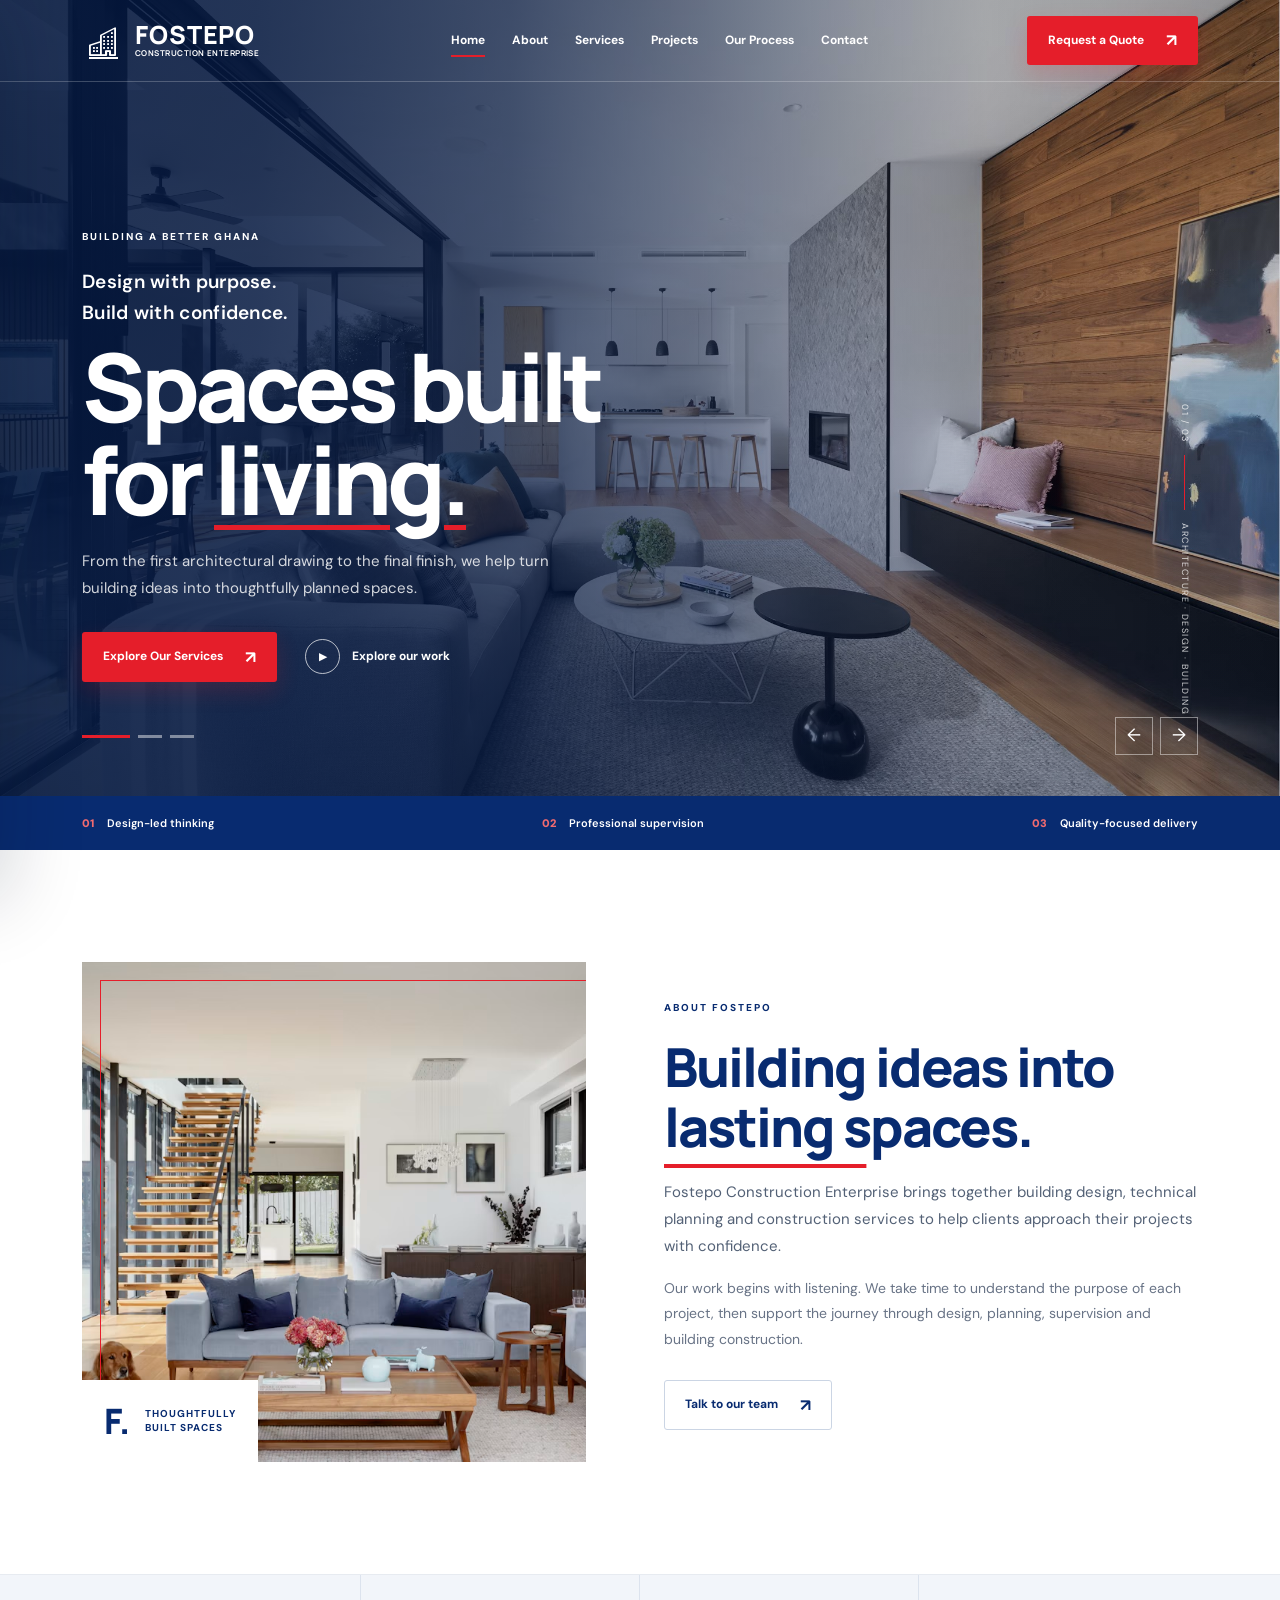
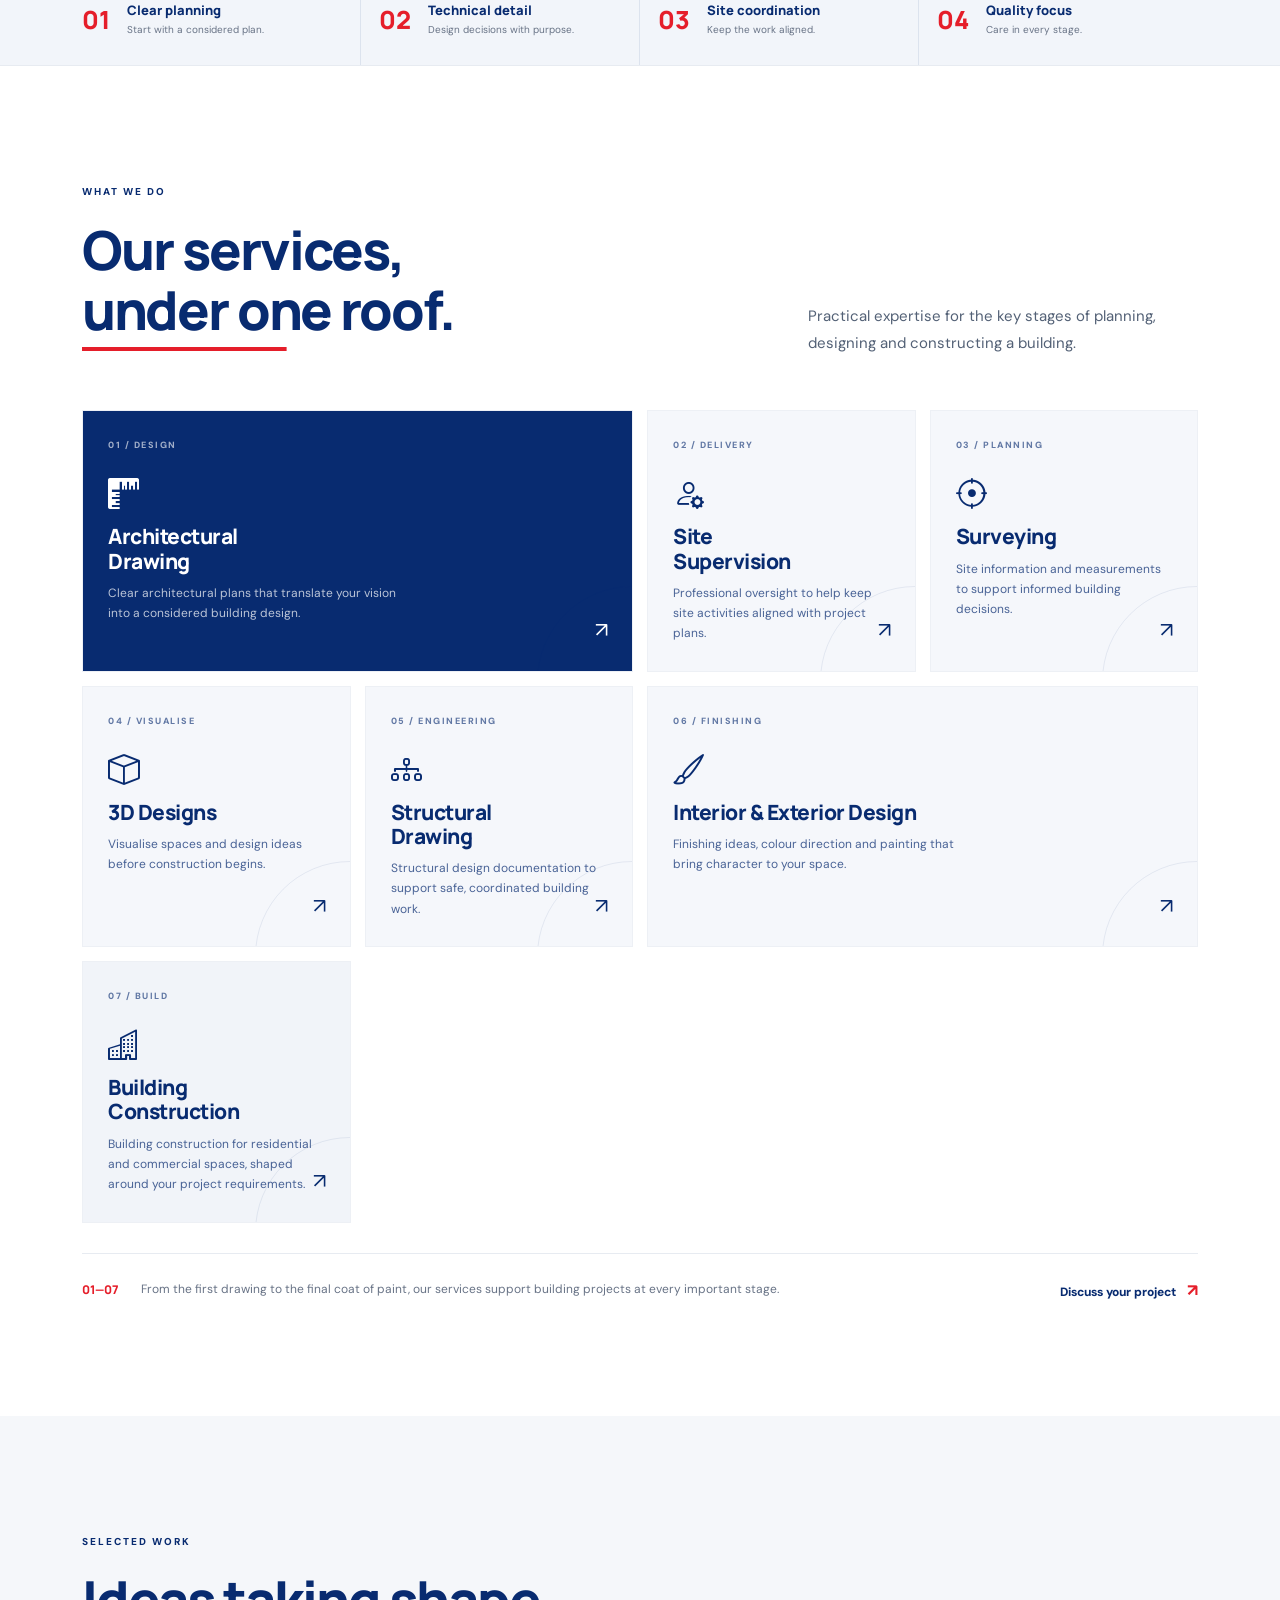
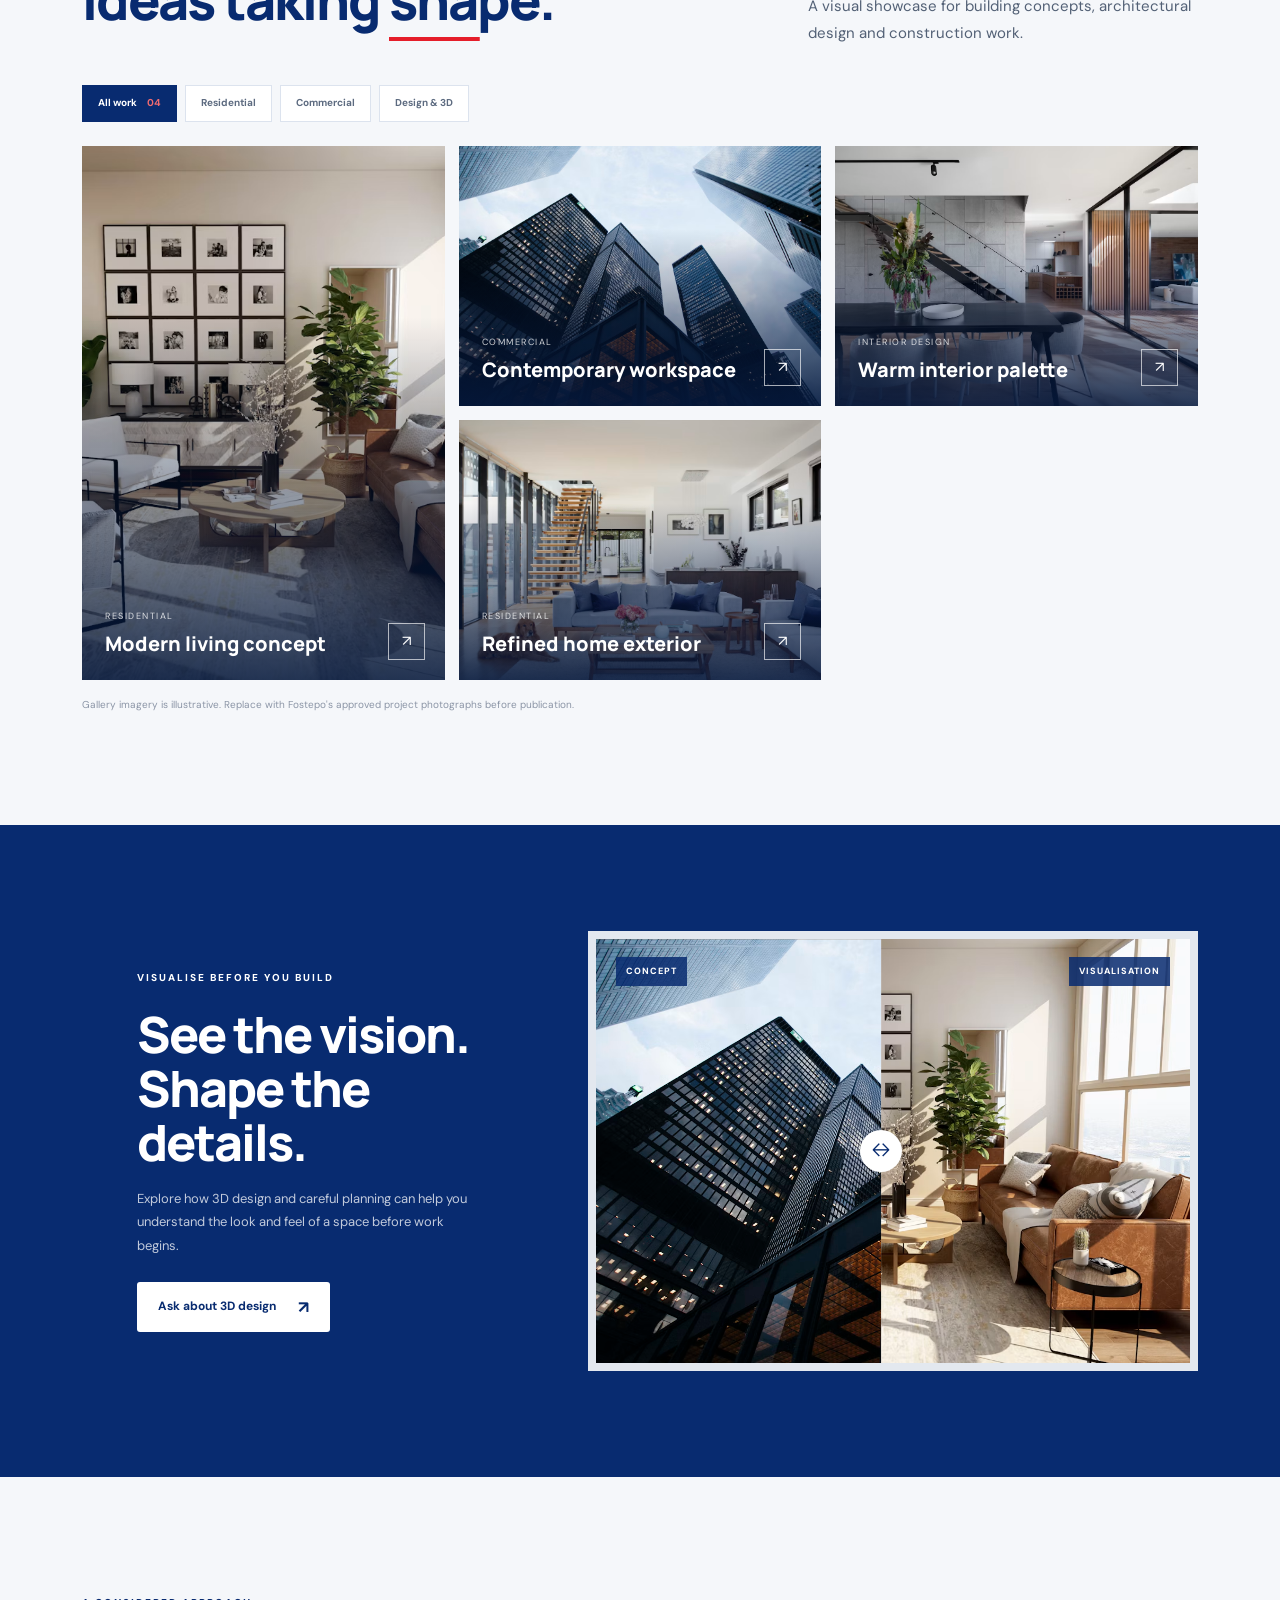
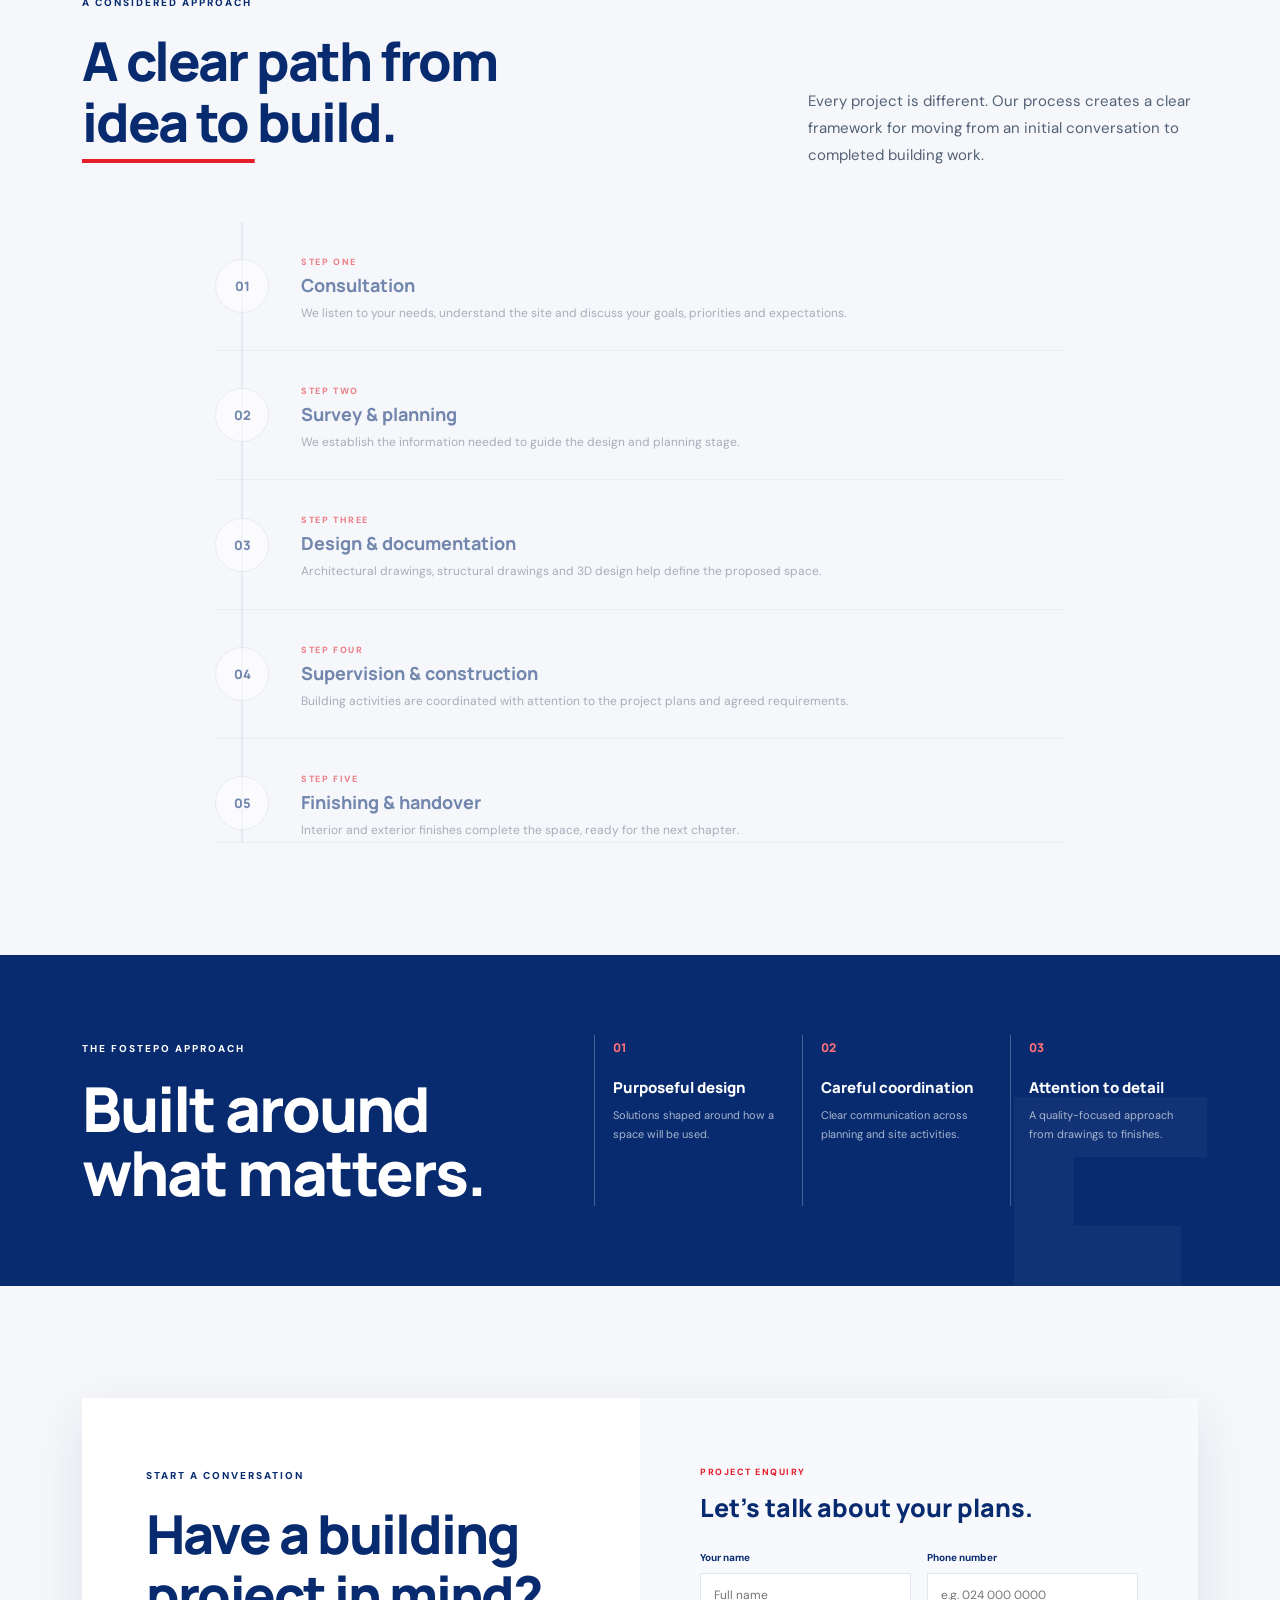
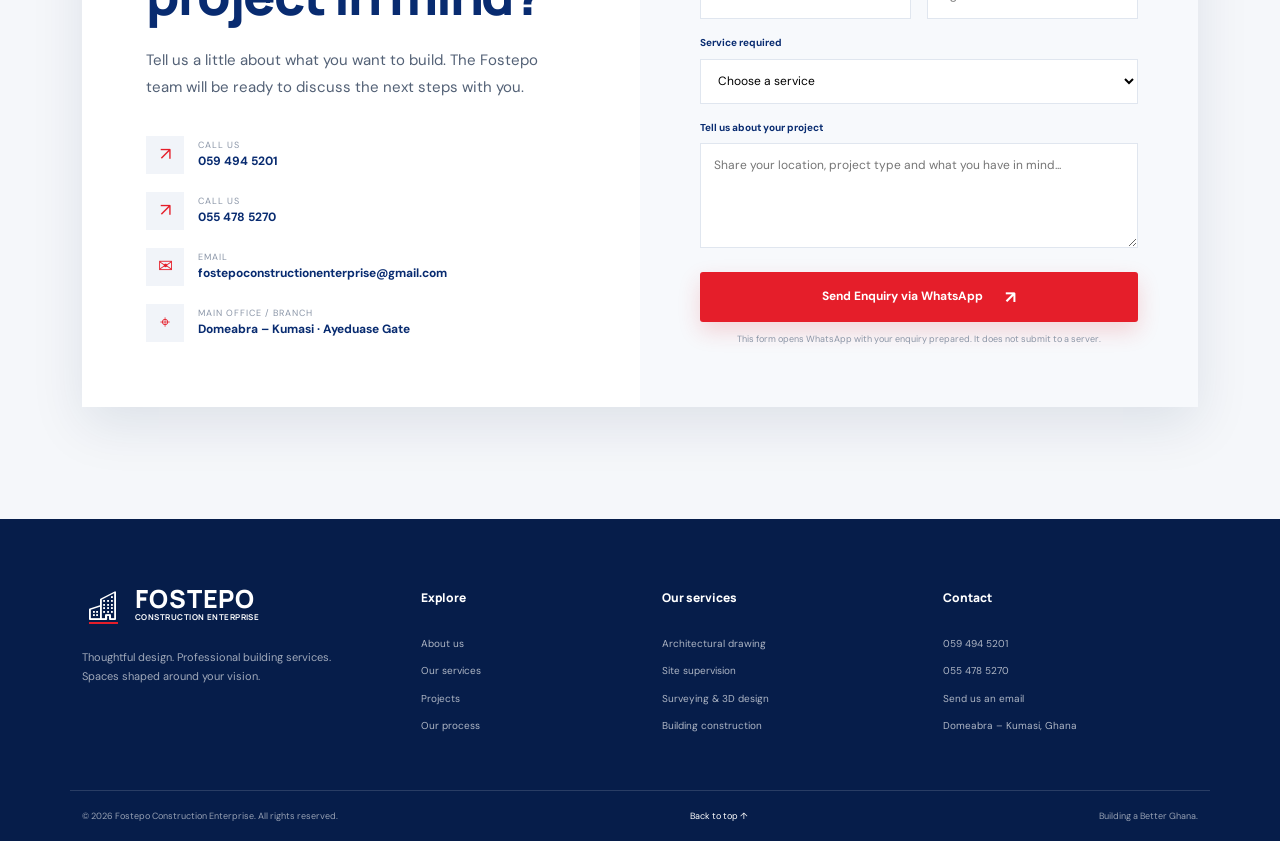
<file: index.html>
<!DOCTYPE html>

<html lang="en" class="home-page">
<head>
<meta charset="utf-8"/>
<meta content="width=device-width, initial-scale=1" name="viewport"/>
<meta content="#082b70" name="theme-color"/>
<meta content="Fostepo Construction Enterprise provides architectural drawing, site supervision, surveying, 3D designs, structural drawing, interior and exterior design, painting and building construction in Ghana." name="description"/>
<meta content="architectural drawing, site supervision, surveying, 3D designs, structural drawing, interior design, exterior design, painting, building construction, Fostepo Construction Enterprise, Ghana" name="keywords"/>
<meta content="Fostepo Construction Enterprise | Building a Better Ghana" property="og:title"/>
<meta content="Architectural design, building planning, supervision and construction services in Ghana." property="og:description"/>
<meta content="website" property="og:type"/>
<title>Fostepo Construction Enterprise | Building a Better Ghana</title>
<link href="https://fonts.googleapis.com" rel="preconnect"/>
<link crossorigin="" href="https://fonts.gstatic.com" rel="preconnect"/>
<link href="https://fonts.googleapis.com/css2?family=DM+Sans:wght@400;500;600;700&amp;family=Manrope:wght@400;500;600;700;800&amp;display=swap" rel="stylesheet"/>
<link href="https://cdn.jsdelivr.net/npm/bootstrap-icons@1.13.1/font/bootstrap-icons.min.css" rel="stylesheet"/>
<link crossorigin="anonymous" href="https://cdn.jsdelivr.net/npm/bootstrap@5.3.8/dist/css/bootstrap.min.css" integrity="sha384-sRIl4kxILFvY47J16cr9ZwB07vP4J8+LH7qKQnuqkuIAvNWLzeN8tE5YBujZqJLB" rel="stylesheet"/>
<link href="assets/css/style.css?v=20261112-shared-design-system" rel="stylesheet"/>
</head>
<body class="home-page">
<a class="skip-link" href="#main">Skip to content</a>
<header class="site-header" data-header="">
<nav aria-label="Main navigation" class="navbar navbar-expand-lg site-nav">
<div class="container nav-container">
<a aria-label="Fostepo Construction Enterprise home" class="brand" href="./#home">
<span aria-hidden="true" class="brand-mark"><i class="bi bi-buildings"></i><span class="brand-mark-line"></span></span>
<span class="brand-copy"><strong>FOSTEPO</strong><small>CONSTRUCTION ENTERPRISE</small></span>
</a>
<div class="desktop-nav d-none d-lg-flex align-items-center">
<a class="nav-link active" href="./#home">Home</a>
<a class="nav-link" href="about/">About</a>
<a class="nav-link" href="services/">Services</a>
<a class="nav-link" href="projects/">Projects</a>
<a class="nav-link" href="about/#process">Our Process</a>
<a class="nav-link" href="contact/">Contact</a>
</div>
<div class="nav-actions">

<a class="button button-red nav-quote d-none d-md-inline-flex" href="contact/">Request a Quote <span>↗</span></a>
<button aria-expanded="false" aria-label="Open navigation menu" class="menu-toggle d-lg-none" data-menu-open="" type="button">
<span></span><span></span><span></span>
</button>
</div>
</div>
</nav>
</header>
<div class="menu-backdrop" data-menu-backdrop=""></div>
<aside aria-hidden="true" aria-label="Mobile navigation" class="mobile-drawer" data-mobile-drawer="">
<div class="drawer-top">
<a aria-label="Fostepo Construction Enterprise home" class="drawer-brand" href="./"><img class="drawer-brand-logo" src="assets/images/fostepo-logo.jpg" alt="Fostepo Construction Enterprise" /></a>
<button aria-label="Close navigation menu" class="drawer-close" data-menu-close="" type="button">
     ×
    </button>
</div>
<p class="drawer-label">
    Explore Fostepo
   </p>
<a data-drawer-link="" href="./">
<span>
     01
    </span>
    Home
   </a>
<a data-drawer-link="" href="about/">
<span>
     02
    </span>
    About Us
   </a>
<a data-drawer-link="" href="services/">
<span>
     03
    </span>
    Our Services
   </a>
<a data-drawer-link="" href="projects/">
<span>
     04
    </span>
    Our Projects
   </a>
<a data-drawer-link="" href="contact/">
<span>
     05
    </span>
    Contact Us
   </a>
<div class="drawer-bottom">
<small>
     Have a building project in mind?
    </small>
<a class="button button-red" data-drawer-link="" href="contact/">
     Let's discuss it
     <span>
      ↗
     </span>
</a>
</div>
</aside>
<main id="main">
<section aria-label="Welcome to Fostepo Construction Enterprise" class="hero" id="home">
<div class="hero-slides" data-hero-slider="">
<article class="hero-slide is-active">
<img class="hero-slide-image" src="assets/images/fostepo/homepage-hero-01.jpg" alt="" aria-hidden="true" decoding="async" loading="eager" fetchpriority="high" />
<div class="hero-overlay"></div>
<div class="container hero-content">
<div class="hero-copy" data-reveal="">
<span class="eyebrow eyebrow-light"> Building a Better Ghana</span>
<p class="hero-kicker">Design with purpose.<br/>Build with confidence.</p>
<h1>Spaces built<br/>for <em>living.</em></h1>
<p class="hero-description">From the first architectural drawing to the final finish, we help turn building ideas into thoughtfully planned spaces.</p>
<div class="hero-actions">
<a class="button button-red" href="services/">Explore Our Services <span>↗</span></a>
<a class="text-link text-link-light" href="projects/"><span class="play-icon">▶</span> Explore our work</a>
</div>
</div>
<div class="hero-side-note"><span>01 / 03</span><i></i><span>Architecture · Design · Building</span></div>
</div>
</article>
<article class="hero-slide">
<img class="hero-slide-image" src="assets/images/fostepo/homepage-hero-02.jpg" alt="" aria-hidden="true" decoding="async" loading="eager" />
<div class="hero-overlay"></div>
<div class="container hero-content">
<div class="hero-copy">
<span class="eyebrow eyebrow-light"> Thoughtful planning</span>
<p class="hero-kicker">Every detail matters.</p>
<h2>Good design.<br/><em>Strong foundations.</em></h2>
<p class="hero-description">Architectural and structural drawings, surveying and site supervision that help your project move forward with clarity.</p>
<div class="hero-actions">
<a class="button button-red" href="services/">View Our Expertise <span>↗</span></a>
<a class="text-link text-link-light" href="about/">Discover Fostepo <span>↗</span></a>
</div>
</div>
<div class="hero-side-note"><span>02 / 03</span><i></i><span>Plan carefully · Build confidently</span></div>
</div>
</article>
<article class="hero-slide">
<img class="hero-slide-image" src="assets/images/fostepo/homepage-hero-03.jpg" alt="" aria-hidden="true" decoding="async" loading="eager" />
<div class="hero-overlay"></div>
<div class="container hero-content">
<div class="hero-copy">
<span class="eyebrow eyebrow-light"> Your vision, brought to life</span>
<p class="hero-kicker">From concept to completion.</p>
<h2>Make room<br/>for <em>what's next.</em></h2>
<p class="hero-description">Building construction and interior and exterior design shaped around your needs, priorities and vision.</p>
<div class="hero-actions">
<a class="button button-red" href="contact/">Start a Conversation <span>↗</span></a>
<a class="text-link text-link-light" href="projects/">View Project Gallery <span>↗</span></a>
</div>
</div>
<div class="hero-side-note"><span>03 / 03</span><i></i><span>Residential · Commercial · Personal</span></div>
</div>
</article>
</div>
<div class="hero-controls container">
<div aria-label="Choose hero slide" class="hero-dots" data-hero-dots="">
<button aria-label="Show slide 1" class="is-active" type="button"></button>
<button aria-label="Show slide 2" type="button"></button>
<button aria-label="Show slide 3" type="button"></button>
</div>
<div class="hero-arrows">
<button aria-label="Previous slide" data-hero-prev="" type="button">←</button>
<button aria-label="Next slide" data-hero-next="" type="button">→</button>
</div>
</div>
<div class="hero-bottom-strip">
<div class="container strip-inner">
<span><b>01</b> Design-led thinking</span>
<span><b>02</b> Professional supervision</span>
<span><b>03</b> Quality-focused delivery</span>
</div>
</div>
</section>
<section class="intro-section section-pad" id="about">
<div class="container">
<div class="row align-items-center g-5">
<div class="col-lg-6" data-reveal="">
<div class="image-frame intro-image">
<img alt="Modern multi-storey building exterior" loading="lazy" src="assets/images/fostepo/exterior-design.avif"/>
<div class="image-index"><strong>F.</strong><span>Thoughtfully<br/>built spaces</span></div>
</div>
</div>
<div class="col-lg-6" data-reveal="">
<span class="eyebrow"> About Fostepo</span>
<h2 class="section-title">Building ideas into <span class="title-rule">lasting spaces.</span></h2>
<p class="section-lead">Fostepo Construction Enterprise brings together building design, technical planning and construction services to help clients approach their projects with confidence.</p>
<p class="body-copy">Our work begins with listening. We take time to understand the purpose of each project, then support the journey through design, planning, supervision and building construction.</p>
<a class="button button-outline" href="contact/">Talk to our team <span>↗</span></a>
</div>
</div>
</div>
</section>
<section aria-label="Our approach" class="proof-band">
<div class="container proof-grid">
<div class="proof-item"><span class="proof-number">01</span><div><strong>Clear planning</strong><small>Start with a considered plan.</small></div></div>
<div class="proof-item"><span class="proof-number">02</span><div><strong>Technical detail</strong><small>Design decisions with purpose.</small></div></div>
<div class="proof-item"><span class="proof-number">03</span><div><strong>Site coordination</strong><small>Keep the work aligned.</small></div></div>
<div class="proof-item"><span class="proof-number">04</span><div><strong>Quality focus</strong><small>Care in every stage.</small></div></div>
</div>
</section>
<section class="services-section section-pad" id="services">
<div class="container">
<div class="section-heading" data-reveal="">
<div><span class="eyebrow"> What we do</span><h2 class="section-title">Our services, <span class="title-rule">under one roof.</span></h2></div>
<p class="section-lead">Practical expertise for the key stages of planning, designing and constructing a building.</p>
</div>
<div class="services-bento" data-service-grid="">
<a class="service-card service-card-large" data-service="architectural drawing architectural plans building design" href="services/#architectural-drawing">
<span class="service-index">01 / DESIGN</span><span class="service-icon"><i class="bi bi-rulers"></i></span>
<h3>Architectural<br/>Drawing</h3><p>Clear architectural plans that translate your vision into a considered building design.</p><span class="service-arrow">↗</span>
</a>
<a class="service-card" data-service="site supervision building site project supervision" href="services/#site-supervision">
<span class="service-index">02 / DELIVERY</span><span class="service-icon"><i class="bi bi-person-gear"></i></span>
<h3>Site<br/>Supervision</h3><p>Professional oversight to help keep site activities aligned with project plans.</p><span class="service-arrow">↗</span>
</a>
<a class="service-card" data-service="surveying land site measurement" href="services/#surveying">
<span class="service-index">03 / PLANNING</span><span class="service-icon"><i class="bi bi-crosshair"></i></span>
<h3>Surveying</h3><p>Site information and measurements to support informed building decisions.</p><span class="service-arrow">↗</span>
</a>
<a class="service-card" data-service="3d designs visualisation rendering" href="services/#3d-designs">
<span class="service-index">04 / VISUALISE</span><span class="service-icon"><i class="bi bi-box"></i></span>
<h3>3D Designs</h3><p>Visualise spaces and design ideas before construction begins.</p><span class="service-arrow">↗</span>
</a>
<a class="service-card" data-service="structural drawing engineering building plans" href="services/#structural-drawing">
<span class="service-index">05 / ENGINEERING</span><span class="service-icon"><i class="bi bi-diagram-3"></i></span>
<h3>Structural<br/>Drawing</h3><p>Structural design documentation to support safe, coordinated building work.</p><span class="service-arrow">↗</span>
</a>
<a class="service-card service-card-wide" data-service="interior exterior design painting finishing" href="services/#interior-exterior-design">
<span class="service-index">06 / FINISHING</span><span class="service-icon"><i class="bi bi-brush"></i></span>
<h3>Interior &amp; Exterior Design</h3><p>Finishing ideas, colour direction and painting that bring character to your space.</p><span class="service-arrow">↗</span>
</a>
<a class="service-card service-card-feature" data-service="construction building house residential commercial" href="services/#building-construction">
<span class="service-index">07 / BUILD</span><span class="service-icon"><i class="bi bi-buildings"></i></span>
<h3>Building<br/>Construction</h3><p>Building construction for residential and commercial spaces, shaped around your project requirements.</p><span class="service-arrow">↗</span>
</a>
</div>
<div class="services-footnote"><span>01—07</span><p>From the first drawing to the final coat of paint, our services support building projects at every important stage.</p><a class="simple-link" href="contact/">Discuss your project <span>↗</span></a></div>
</div>
</section>
<section class="projects-section section-pad" id="projects">
<div class="container">
<div class="section-heading" data-reveal="">
<div><span class="eyebrow"> Selected work</span><h2 class="section-title">Ideas taking <span class="title-rule">shape.</span></h2></div>
<p class="section-lead">A visual showcase for building concepts, architectural design and construction work.</p>
</div>
<div class="project-filters" data-project-filters="">
<button class="active" data-filter="all" type="button">All work <span>04</span></button>
<button data-filter="residential" type="button">Residential</button>
<button data-filter="commercial" type="button">Commercial</button>
<button data-filter="design" type="button">Design &amp; 3D</button>
</div>
<div class="project-grid" data-project-grid="">
<article class="project-card project-tall" data-category="residential">
<img alt="Contemporary residential building concept" loading="lazy" src="assets/images/fostepo/interior-design.avif"/>
<div class="project-overlay"><span>Residential</span><h3>Modern living concept</h3><a aria-label="Enquire about residential projects" href="contact/">↗</a></div>
</article>
<article class="project-card" data-category="commercial">
<img alt="Contemporary commercial building" loading="lazy" src="assets/images/fostepo/residential-apartment.avif"/>
<div class="project-overlay"><span>Commercial</span><h3>Contemporary workspace</h3><a aria-label="Enquire about commercial projects" href="contact/">↗</a></div>
</article>
<article class="project-card" data-category="design">
<img alt="Interior design and living room finish" loading="lazy" src="assets/images/fostepo/service-image-01.avif"/>
<div class="project-overlay"><span>Interior design</span><h3>Warm interior palette</h3><a aria-label="Enquire about interior design" href="contact/">↗</a></div>
</article>
<article class="project-card" data-category="residential">
<img alt="Modern home exterior design" loading="lazy" src="assets/images/fostepo/exterior-design.avif"/>
<div class="project-overlay"><span>Residential</span><h3>Refined home exterior</h3><a aria-label="Enquire about home construction" href="contact/">↗</a></div>
</article>
</div>
<p class="gallery-note">Gallery imagery is illustrative. Replace with Fostepo's approved project photographs before publication.</p>
</div>
</section>
<section class="comparison-section section-pad">
<div class="container">
<div class="comparison-panel" data-reveal="">
<div class="comparison-copy">
<span class="eyebrow eyebrow-light"> Visualise before you build</span>
<h2 class="section-title">See the vision.<br/><span>Shape the details.</span></h2>
<p>Explore how 3D design and careful planning can help you understand the look and feel of a space before work begins.</p>
<a class="button button-light" href="contact/">Ask about 3D design <span>↗</span></a>
</div>
<div class="before-after" data-before-after="">
<img alt="Finished contemporary home concept" class="after-image" loading="lazy" src="assets/images/fostepo/interior-design.avif"/>
<div class="before-image-wrap"><img alt="Building construction site concept" loading="lazy" src="assets/images/fostepo/residential-apartment.avif"/></div>
<span class="compare-label compare-before">CONCEPT</span><span class="compare-label compare-after">VISUALISATION</span>
<div class="compare-divider"><span>↔</span></div>
<input aria-label="Compare concept and visualisation" data-compare-range="" max="100" min="0" type="range" value="48"/>
</div>
</div>
</div>
</section>
<section class="process-section section-pad" id="process">
<div class="container">
<div class="section-heading" data-reveal="">
<div><span class="eyebrow"> A considered approach</span><h2 class="section-title">A clear path from <span class="title-rule">idea to build.</span></h2></div>
<p class="section-lead">Every project is different. Our process creates a clear framework for moving from an initial conversation to completed building work.</p>
</div>
<div class="process-timeline" data-timeline="">
<div class="timeline-line"><span data-timeline-progress=""></span></div>
<article class="timeline-step" data-timeline-step=""><span class="timeline-dot">01</span><div><small>STEP ONE</small><h3>Consultation</h3><p>We listen to your needs, understand the site and discuss your goals, priorities and expectations.</p></div></article>
<article class="timeline-step" data-timeline-step=""><span class="timeline-dot">02</span><div><small>STEP TWO</small><h3>Survey &amp; planning</h3><p>We establish the information needed to guide the design and planning stage.</p></div></article>
<article class="timeline-step" data-timeline-step=""><span class="timeline-dot">03</span><div><small>STEP THREE</small><h3>Design &amp; documentation</h3><p>Architectural drawings, structural drawings and 3D design help define the proposed space.</p></div></article>
<article class="timeline-step" data-timeline-step=""><span class="timeline-dot">04</span><div><small>STEP FOUR</small><h3>Supervision &amp; construction</h3><p>Building activities are coordinated with attention to the project plans and agreed requirements.</p></div></article>
<article class="timeline-step" data-timeline-step=""><span class="timeline-dot">05</span><div><small>STEP FIVE</small><h3>Finishing &amp; handover</h3><p>Interior and exterior finishes complete the space, ready for the next chapter.</p></div></article>
</div>
</div>
</section>
<section class="values-section">
<div class="container values-inner">
<div><span class="eyebrow eyebrow-light"> The Fostepo approach</span><h2>Built around<br/>what matters.</h2></div>
<div class="values-list">
<div><span>01</span><strong>Purposeful design</strong><p>Solutions shaped around how a space will be used.</p></div>
<div><span>02</span><strong>Careful coordination</strong><p>Clear communication across planning and site activities.</p></div>
<div><span>03</span><strong>Attention to detail</strong><p>A quality-focused approach from drawings to finishes.</p></div>
</div>
</div>
</section>
<section class="contact-section section-pad" id="contact">
<div class="container">
<div class="contact-card">
<div class="contact-copy">
<span class="eyebrow"> Start a conversation</span>
<h2 class="section-title">Have a building project in mind?</h2>
<p class="section-lead">Tell us a little about what you want to build. The Fostepo team will be ready to discuss the next steps with you.</p>
<div class="contact-details">
<a href="tel:+233594945201"><span class="detail-icon">↗</span><span><small>Call us</small><strong>059 494 5201</strong></span></a>
<a href="tel:+233554785270"><span class="detail-icon">↗</span><span><small>Call us</small><strong>055 478 5270</strong></span></a>
<a href="mailto:fostepoconstructionenterprise@gmail.com"><span class="detail-icon">✉</span><span><small>Email</small><strong>fostepoconstructionenterprise@gmail.com</strong></span></a>
<div><span class="detail-icon">⌖</span><span><small>Main office / branch</small><strong>Domeabra – Kumasi · Ayeduase Gate</strong></span></div>
</div>
</div>
<form class="enquiry-form" data-enquiry-form="">
<div class="form-heading"><small>PROJECT ENQUIRY</small><h3>Let's talk about your plans.</h3></div>
<div class="row g-3">
<div class="col-md-6"><label for="enquiry-name">Your name</label><input id="enquiry-name" name="name" placeholder="Full name" required="" type="text"/></div>
<div class="col-md-6"><label for="enquiry-phone">Phone number</label><input id="enquiry-phone" name="phone" placeholder="e.g. 024 000 0000" required="" type="tel"/></div>
<div class="col-12"><label for="enquiry-service">Service required</label><select id="enquiry-service" name="service" required=""><option value="">Choose a service</option><option>Architectural Drawing</option><option>Site Supervision</option><option>Surveying</option><option>3D Designs</option><option>Structural Drawing</option><option>Interior and Exterior Design / Painting</option><option>Building Construction</option></select></div>
<div class="col-12"><label for="enquiry-message">Tell us about your project</label><textarea id="enquiry-message" name="message" placeholder="Share your location, project type and what you have in mind..." required="" rows="4"></textarea></div>
<div class="col-12"><button class="button button-red w-100" type="submit">Send Enquiry via WhatsApp <span>↗</span></button><p class="form-note">This form opens WhatsApp with your enquiry prepared. It does not submit to a server.</p></div>
</div>
</form>
</div>
</div>
</section>
</main>
<footer class="site-footer">
<div class="container footer-main">
<div class="footer-brand-col">
<a class="brand brand-footer" href="./#home">
<span aria-hidden="true" class="brand-mark"><i class="bi bi-buildings"></i><span class="brand-mark-line"></span></span>
<span class="brand-copy"><strong>FOSTEPO</strong><small>CONSTRUCTION ENTERPRISE</small></span>
</a>
<p>Thoughtful design. Professional building services. Spaces shaped around your vision.</p>
</div>
<div><h4>Explore</h4><a href="about/">About us</a><a href="services/">Our services</a><a href="projects/">Projects</a><a href="about/#process">Our process</a></div>
<div><h4>Our services</h4><a href="services/#architectural-drawing">Architectural drawing</a><a href="services/#site-supervision">Site supervision</a><a href="services/#surveying">Surveying &amp; 3D design</a><a href="services/#building-construction">Building construction</a></div>
<div><h4>Contact</h4><a href="tel:+233594945201">059 494 5201</a><a href="tel:+233554785270">055 478 5270</a><a href="mailto:fostepoconstructionenterprise@gmail.com">Send us an email</a><span>Domeabra – Kumasi, Ghana</span></div>
</div>
<div class="container footer-bottom"><span>© <span data-current-year=""></span> Fostepo Construction Enterprise. All rights reserved.</span><a href="./#home">Back to top ↑</a><span>Building a Better Ghana.</span></div>
</footer>

<a aria-label="Back to top" class="back-to-top" data-back-to-top="" href="./#home">↑</a>
<script crossorigin="anonymous" integrity="sha384-FKyoEForCGlyvwx9Hj09JcYn3nv7wiPVlz7YYwJrWVcXK/BmnVDxM+D2scQbITxI" src="https://cdn.jsdelivr.net/npm/bootstrap@5.3.8/dist/js/bootstrap.bundle.min.js"></script>
<script defer="" src="assets/js/homepage.js?v=20261112-home"></script>
</body>
</html>
</file>
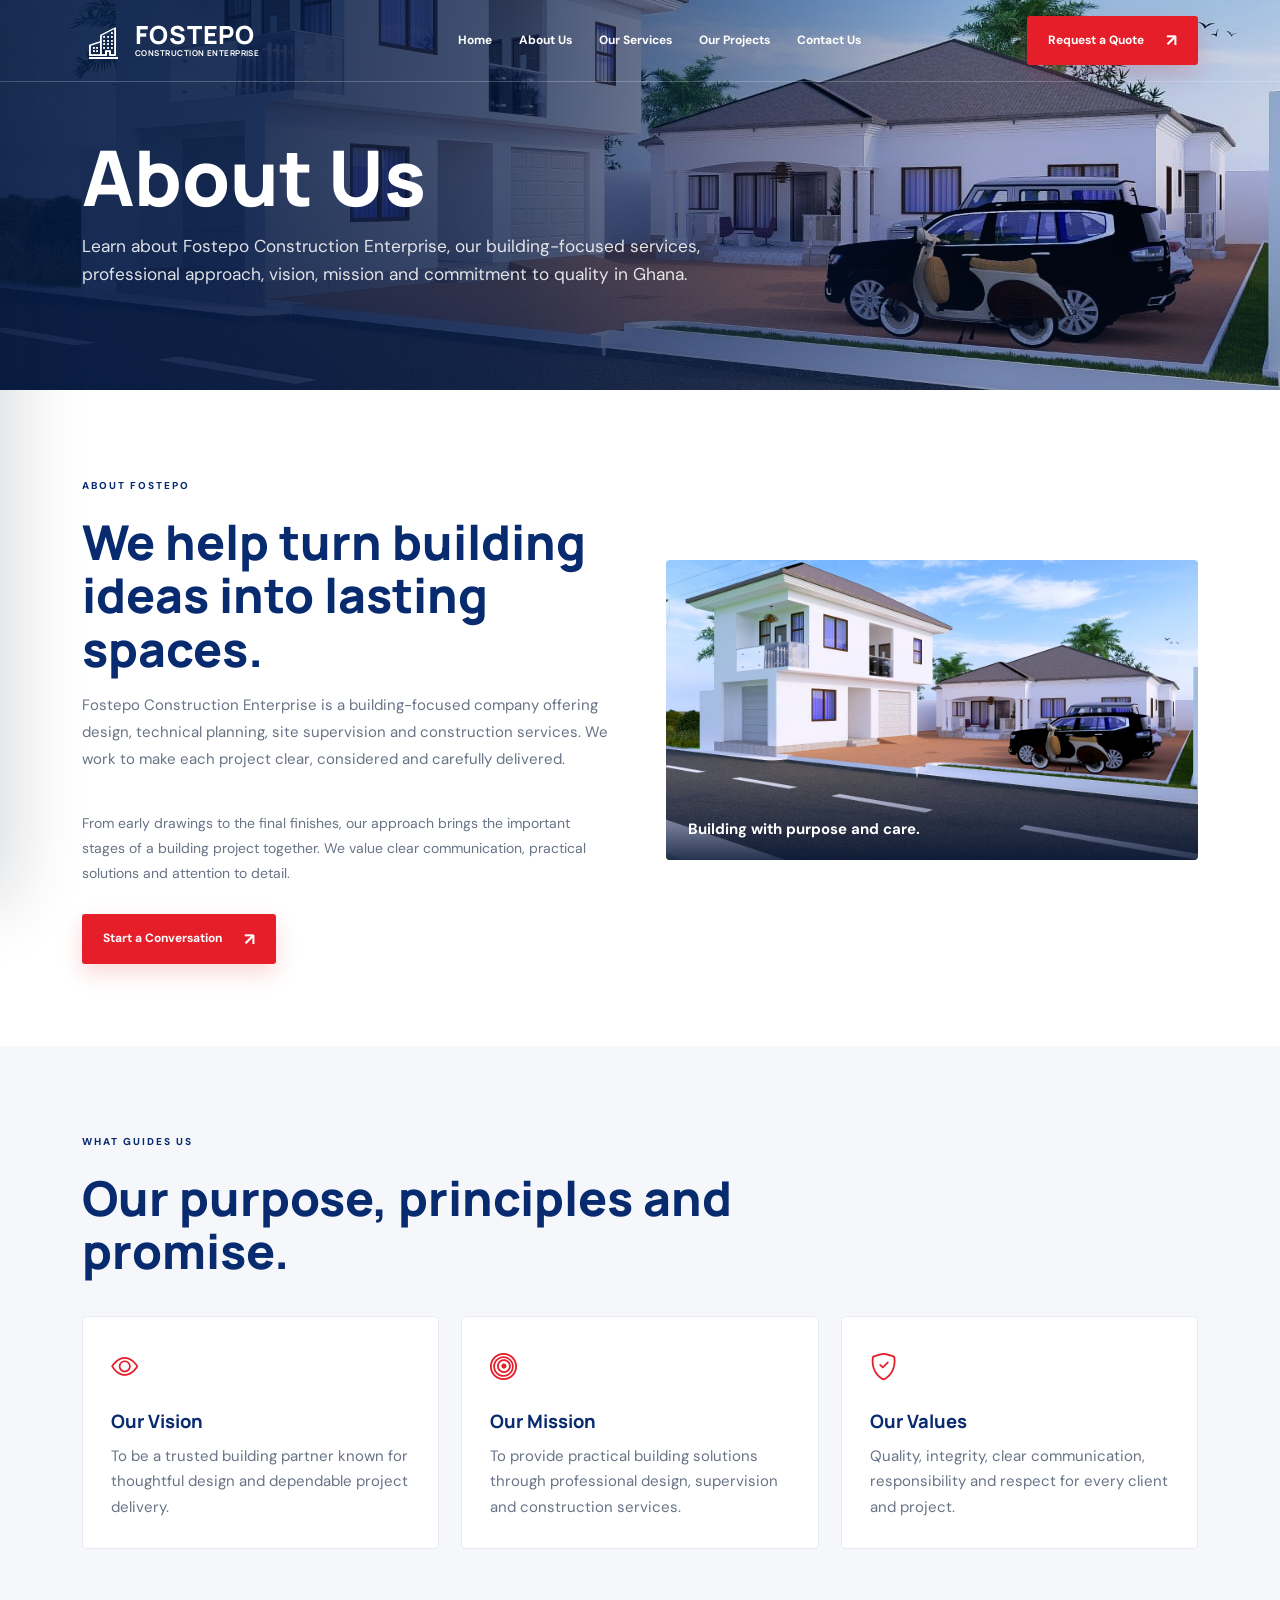
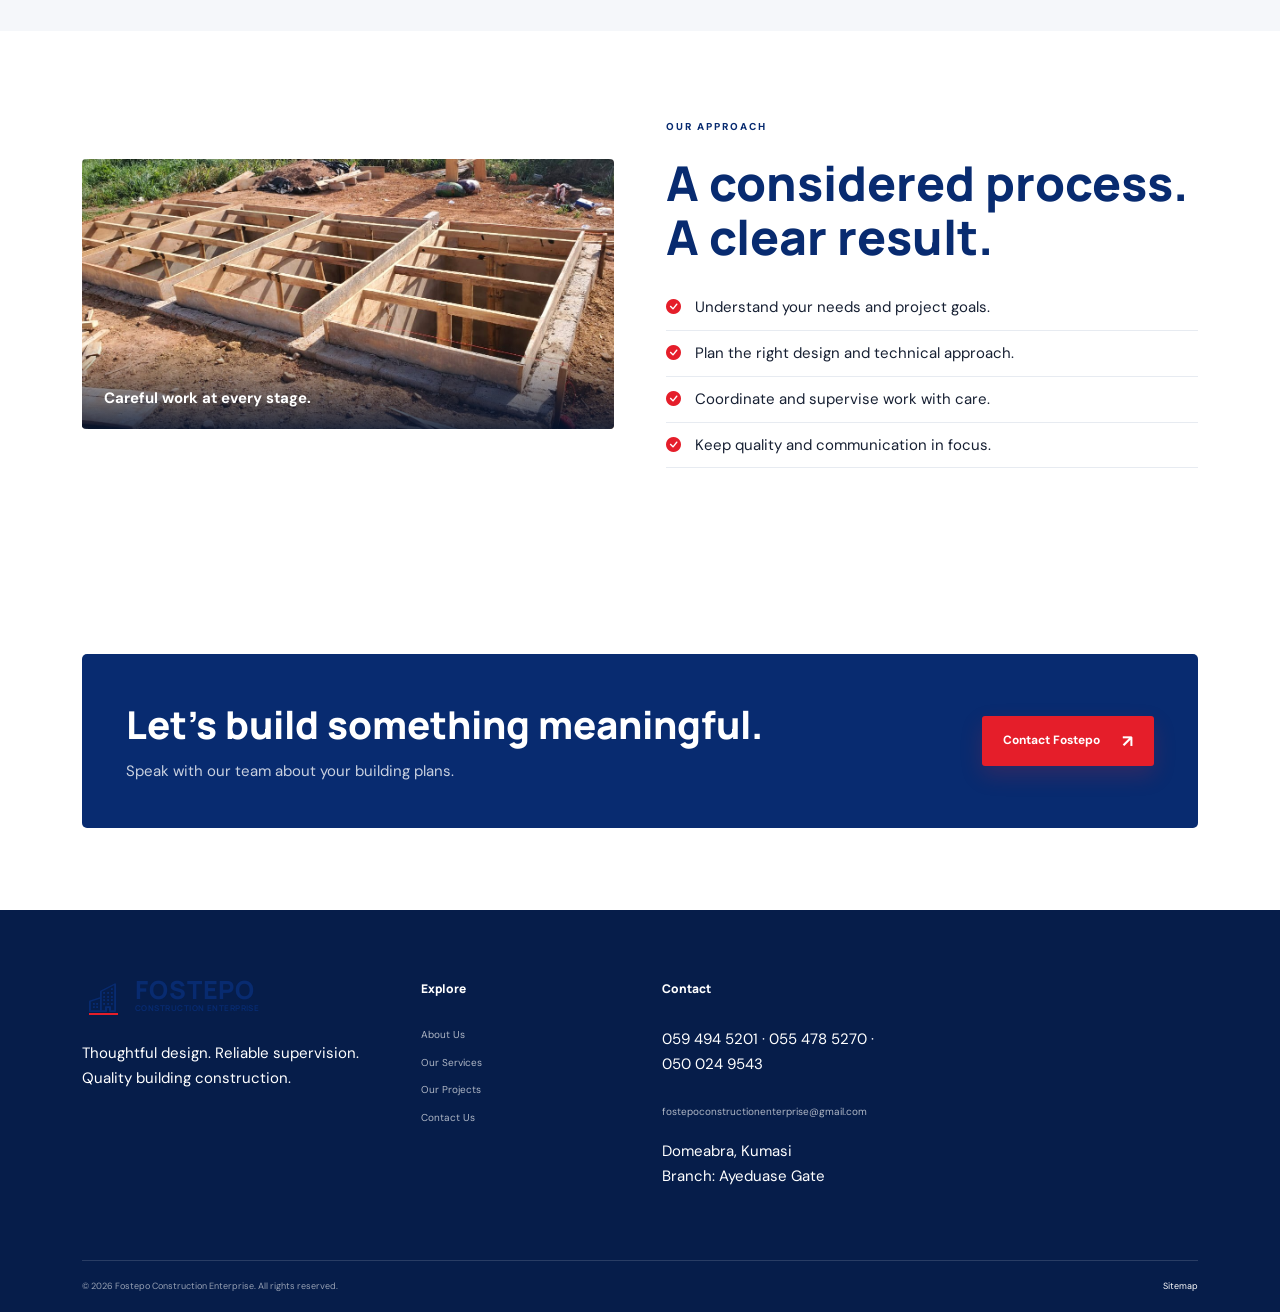
<file: about/index.html>
<!DOCTYPE html>

<html lang="en">
<head>
<meta charset="utf-8"/>
<meta content="width=device-width, initial-scale=1" name="viewport"/>
<meta content="#082b70" name="theme-color"/>
<meta content="Learn about Fostepo Construction Enterprise, our building-focused services, professional approach, vision, mission and commitment to quality in Ghana." name="description"/>
<meta content="Fostepo company profile, about Fostepo Construction Enterprise, building company Ghana, construction company values, building design team" name="keywords"/>
<meta content="index, follow, max-image-preview:large" name="robots"/>
<link href="https://fostepo.com/about/" rel="canonical"/>
<title>
   About Fostepo Construction Enterprise - Our Company
  </title>
<meta content="website" property="og:type"/>
<meta content="Fostepo Construction Enterprise" property="og:site_name"/>
<meta content="About Fostepo Construction Enterprise - Our Company" property="og:title"/>
<meta content="Learn about Fostepo Construction Enterprise, our building-focused services, professional approach, vision, mission and commitment to quality in Ghana." property="og:description"/>
<meta content="https://fostepo.com/about/" property="og:url"/>
<meta content="https://fostepo.com/assets/images/modern-house-render.jpg" property="og:image"/>
<meta content="summary_large_image" name="twitter:card"/>
<meta content="About Fostepo Construction Enterprise - Our Company" name="twitter:title"/>
<meta content="Learn about Fostepo Construction Enterprise, our building-focused services, professional approach, vision, mission and commitment to quality in Ghana." name="twitter:description"/>
<meta content="https://fostepo.com/assets/images/modern-house-render.jpg" name="twitter:image"/>
<link href="../favicon.jpg" rel="icon" sizes="256x256" type="image/jpeg"/>
<link href="../favicon.jpg" rel="apple-touch-icon"/>
<link href="https://fonts.googleapis.com" rel="preconnect"/>
<link crossorigin="" href="https://fonts.gstatic.com" rel="preconnect"/>
<link href="https://fonts.googleapis.com/css2?family=DM+Sans:wght@400;500;600;700&amp;family=Manrope:wght@400;500;600;700;800&amp;display=swap" rel="stylesheet"/>
<link href="https://cdn.jsdelivr.net/npm/bootstrap-icons@1.13.1/font/bootstrap-icons.min.css" rel="stylesheet"/>
<link href="https://cdn.jsdelivr.net/npm/bootstrap@5.3.8/dist/css/bootstrap.min.css" rel="stylesheet"/>
<link href="../assets/css/style.css?v=20261112-shared-design-system" rel="stylesheet"/>
<script type="application/ld+json">
   {"@context": "https://schema.org", "@type": "GeneralContractor", "name": "Fostepo Construction Enterprise", "url": "https://fostepo.com/", "email": "fostepoconstructionenterprise@gmail.com", "telephone": ["+233594945201", "+233554785270", "+233500249543"], "image": "https://fostepo.com/assets/images/modern-house-render.jpg", "logo": "https://fostepo.com/favicon.jpg", "address": {"@type": "PostalAddress", "addressLocality": "Domeabra", "addressRegion": "Ashanti Region", "addressCountry": "GH"}, "areaServed": {"@type": "Country", "name": "Ghana"}, "knowsAbout": ["Architectural Drawing", "Site Supervision", "Surveying", "3D Designs", "Structural Drawing", "Interior and Exterior Design", "Building Construction"]}
  </script>
<script type="application/ld+json">
   {"@context": "https://schema.org", "@type": "BreadcrumbList", "itemListElement": [{"@type": "ListItem", "position": 1, "name": "Home", "item": "https://fostepo.com/"}, {"@type": "ListItem", "position": 2, "name": "About Us", "item": "https://fostepo.com/about/"}]}
  </script>
</head>
<body>
<a class="skip-link" href="#main">
   Skip to content
  </a>
<header class="site-header" data-header="">
<nav aria-label="Main navigation" class="navbar site-nav">
<div class="container nav-container">
<a aria-label="Fostepo Construction Enterprise home" class="brand" href="../">
<span class="brand-mark">
<i class="bi bi-buildings">
</i>
<span class="brand-mark-line">
</span>
</span>
<span class="brand-copy">
<strong>
        FOSTEPO
       </strong>
<small>
        CONSTRUCTION ENTERPRISE
       </small>
</span>
</a>
<div class="desktop-nav d-none d-lg-flex align-items-center">
<a class="nav-link" href="../">
       Home
      </a>
<a class="nav-link active" href="../about/">
       About Us
      </a>
<a class="nav-link" href="../services/">
       Our Services
      </a>
<a class="nav-link" href="../projects/">
       Our Projects
      </a>
<a class="nav-link" href="../contact/">
       Contact Us
      </a>
</div>
<div class="nav-actions">

<a class="button button-red nav-quote d-none d-md-inline-flex" href="../contact/">
       Request a Quote
       <span>
        ↗
       </span>
</a>
<button aria-expanded="false" aria-label="Open navigation menu" class="menu-toggle d-lg-none" data-menu-open="" type="button">
<span>
</span>
<span>
</span>
<span>
</span>
</button>
</div>
</div>
</nav>
</header>
<div class="menu-backdrop" data-menu-backdrop="">
</div>
<aside aria-hidden="true" aria-label="Mobile navigation" class="mobile-drawer" data-mobile-drawer="">
<div class="drawer-top">
<a aria-label="Fostepo Construction Enterprise home" class="drawer-brand" href="../"><img class="drawer-brand-logo" src="../assets/images/fostepo-logo.jpg" alt="Fostepo Construction Enterprise" /></a>
<button aria-label="Close navigation menu" class="drawer-close" data-menu-close="" type="button">
     ×
    </button>
</div>
<p class="drawer-label">
    Explore Fostepo
   </p>
<a data-drawer-link="" href="../">
<span>
     01
    </span>
    Home
   </a>
<a data-drawer-link="" href="../about/">
<span>
     02
    </span>
    About Us
   </a>
<a data-drawer-link="" href="../services/">
<span>
     03
    </span>
    Our Services
   </a>
<a data-drawer-link="" href="../projects/">
<span>
     04
    </span>
    Our Projects
   </a>
<a data-drawer-link="" href="../contact/">
<span>
     05
    </span>
    Contact Us
   </a>
<div class="drawer-bottom">
<small>
     Have a building project in mind?
    </small>
<a class="button button-red" data-drawer-link="" href="../contact/">
     Let's discuss it
     <span>
      ↗
     </span>
</a>
</div>
</aside>

<main id="main">
<section class="page-hero">
<img class="page-hero-image" src="../assets/images/exterior-residence.jpg" alt="" aria-hidden="true" decoding="async" fetchpriority="high" />
<div class="container">
<h1>
      About Us
     </h1>
<p>
      Learn about Fostepo Construction Enterprise, our building-focused services, professional approach, vision, mission and commitment to quality in Ghana.
     </p>
</div>
</section>
<section class="page-content">
<div class="container">
<div class="two-col">
<div>
<div class="page-intro">
<span class="eyebrow">
         About Fostepo
        </span>
<h2>
         We help turn building ideas into lasting spaces.
        </h2>
<p>
         Fostepo Construction Enterprise is a building-focused company offering design, technical planning, site supervision and construction services. We work to make each project clear, considered and carefully delivered.
        </p>
</div>
<p class="body-copy">
        From early drawings to the final finishes, our approach brings the important stages of a building project together. We value clear communication, practical solutions and attention to detail.
       </p>
<a class="button button-red" href="../contact/">
        Start a Conversation
        <span>
         ↗
        </span>
</a>
</div>
<figure class="image-card">
<img alt="Modern building design visualisation" src="../assets/images/exterior-residence.jpg"/>
<figcaption>
        Building with purpose and care.
       </figcaption>
</figure>
</div>
</div>
</section>
<section class="page-content" style="background:#f5f7fa">
<div class="container">
<div class="page-intro">
<span class="eyebrow">
       What guides us
      </span>
<h2>
       Our purpose, principles and promise.
      </h2>
</div>
<div class="page-grid">
<article class="info-card">
<div class="card-icon">
<i class="bi bi-eye">
</i>
</div>
<h3>
        Our Vision
       </h3>
<p>
        To be a trusted building partner known for thoughtful design and dependable project delivery.
       </p>
</article>
<article class="info-card">
<div class="card-icon">
<i class="bi bi-bullseye">
</i>
</div>
<h3>
        Our Mission
       </h3>
<p>
        To provide practical building solutions through professional design, supervision and construction services.
       </p>
</article>
<article class="info-card">
<div class="card-icon">
<i class="bi bi-shield-check">
</i>
</div>
<h3>
        Our Values
       </h3>
<p>
        Quality, integrity, clear communication, responsibility and respect for every client and project.
       </p>
</article>
</div>
</div>
</section>
<section class="page-content" id="process">
<div class="container two-col">
<figure class="image-card">
<img alt="Building foundation preparation on site" src="../assets/images/site-foundation-02.jpg"/>
<figcaption>
       Careful work at every stage.
      </figcaption>
</figure>
<div>
<span class="eyebrow">
       Our approach
      </span>
<h2 class="content-heading">
       A considered process. A clear result.
      </h2>
<ul class="check-list">
<li>
<i class="bi bi-check-circle-fill">
</i>
        Understand your needs and project goals.
       </li>
<li>
<i class="bi bi-check-circle-fill">
</i>
        Plan the right design and technical approach.
       </li>
<li>
<i class="bi bi-check-circle-fill">
</i>
        Coordinate and supervise work with care.
       </li>
<li>
<i class="bi bi-check-circle-fill">
</i>
        Keep quality and communication in focus.
       </li>
</ul>
</div>
</div>
</section>
<section class="page-content">
<div class="container">
<div class="cta-panel">
<div>
<h2>
        Let's build something meaningful.
       </h2>
<p>
        Speak with our team about your building plans.
       </p>
</div>
<a class="button button-red" href="../contact/">
       Contact Fostepo
       <span>
        ↗
       </span>
</a>
</div>
</div>
</section>
</main>
<footer class="site-footer">
<div class="container">
<div class="footer-main">
<div>
<a class="brand" href="../">
<span class="brand-mark">
<i class="bi bi-buildings">
</i>
<span class="brand-mark-line">
</span>
</span>
<span class="brand-copy">
<strong>
         FOSTEPO
        </strong>
<small>
         CONSTRUCTION ENTERPRISE
        </small>
</span>
</a>
<p class="mt-4">
       Thoughtful design. Reliable supervision. Quality building construction.
      </p>
</div>
<div>
<h4>
       Explore
      </h4>
<a href="../about/">
       About Us
      </a>
<a href="../services/">
       Our Services
      </a>
<a href="../projects/">
       Our Projects
      </a>
<a href="../contact/">
       Contact Us
      </a>
</div>
<div>
<h4>
       Contact
      </h4>
<p>
<a href="tel:+233594945201">
        059 494 5201
       </a>
       ·
       <a href="tel:+233554785270">
        055 478 5270
       </a>
       ·
       <a href="tel:+233500249543">
        050 024 9543
       </a>
</p>
<a href="mailto:fostepoconstructionenterprise@gmail.com">
       fostepoconstructionenterprise@gmail.com
      </a>
<p class="mt-2">
       Domeabra, Kumasi
       <br/>
       Branch: Ayeduase Gate
      </p>
</div>
</div>
<div class="footer-bottom">
<span>
      ©
      <span data-current-year="">
</span>
      Fostepo Construction Enterprise. All rights reserved.
     </span>
<a href="../sitemap.xml">
      Sitemap
     </a>
</div>
</div>
</footer>
<button aria-label="Back to top" class="back-to-top" data-back-to-top="" type="button">
   ↑
  </button>
<script defer="" src="../assets/js/main.js?v=20261112-ui">
</script>
</body>
</html>
</file>
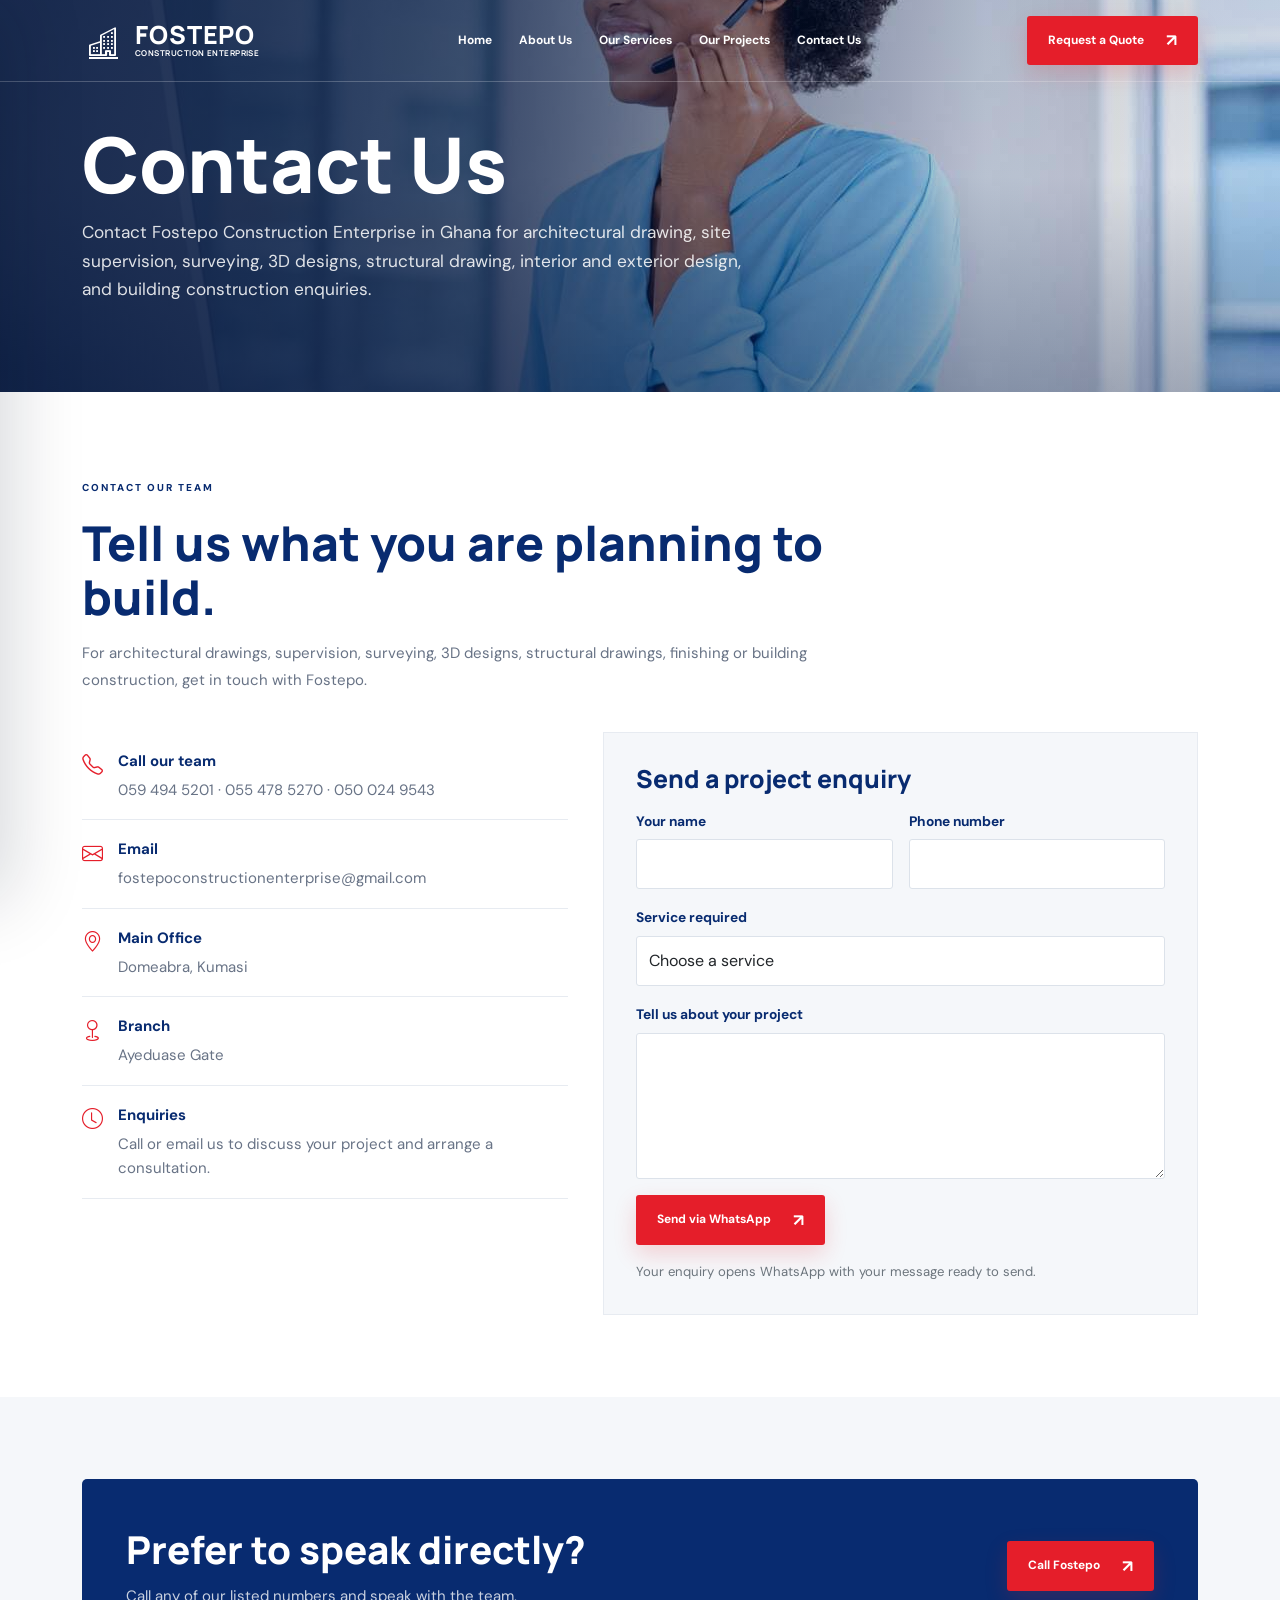
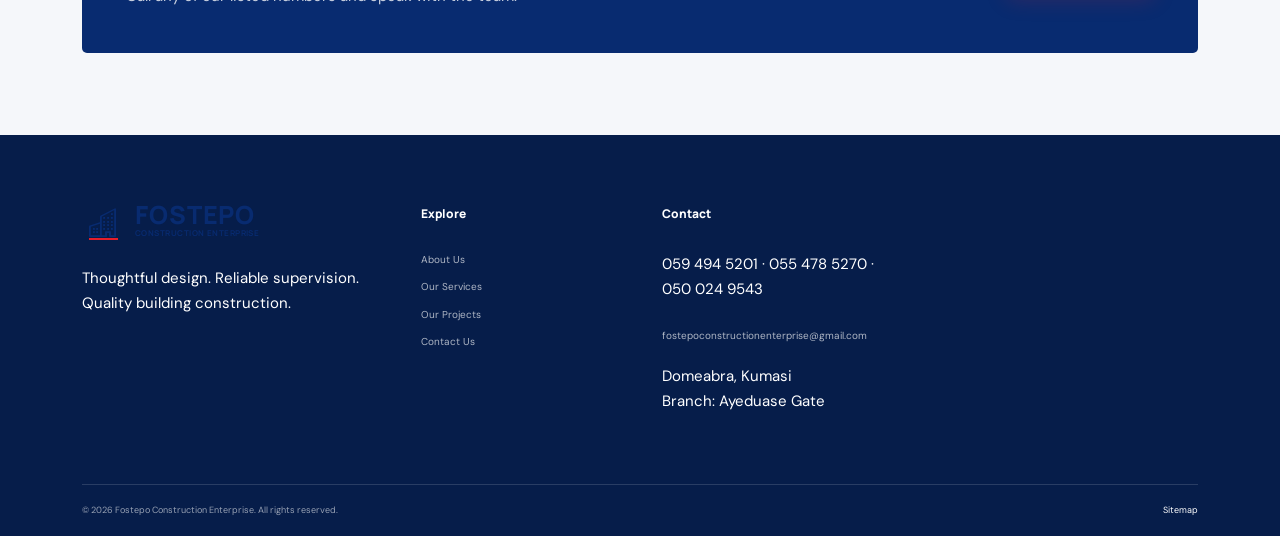
<file: contact/index.html>
<!DOCTYPE html>

<html lang="en">
<head>
<meta charset="utf-8"/>
<meta content="width=device-width, initial-scale=1" name="viewport"/>
<meta content="#082b70" name="theme-color"/>
<meta content="Contact Fostepo Construction Enterprise in Ghana for architectural drawing, site supervision, surveying, 3D designs, structural drawing, interior and exterior design, and building construction enquiries." name="description"/>
<meta content="contact Fostepo Ghana, Fostepo phone number, Fostepo email, building construction enquiry Ghana, architectural drawing contact" name="keywords"/>
<meta content="index, follow, max-image-preview:large" name="robots"/>
<link href="https://fostepo.com/contact/" rel="canonical"/>
<title>
   Contact Fostepo Construction Enterprise - Ghana
  </title>
<meta content="website" property="og:type"/>
<meta content="Fostepo Construction Enterprise" property="og:site_name"/>
<meta content="Contact Fostepo Construction Enterprise - Ghana" property="og:title"/>
<meta content="Contact Fostepo Construction Enterprise in Ghana for architectural drawing, site supervision, surveying, 3D designs, structural drawing, interior and exterior design, and building construction enquiries." property="og:description"/>
<meta content="https://fostepo.com/contact/" property="og:url"/>
<meta content="https://fostepo.com/assets/images/modern-house-render.jpg" property="og:image"/>
<meta content="summary_large_image" name="twitter:card"/>
<meta content="Contact Fostepo Construction Enterprise - Ghana" name="twitter:title"/>
<meta content="Contact Fostepo Construction Enterprise in Ghana for architectural drawing, site supervision, surveying, 3D designs, structural drawing, interior and exterior design, and building construction enquiries." name="twitter:description"/>
<meta content="https://fostepo.com/assets/images/modern-house-render.jpg" name="twitter:image"/>
<link href="../favicon.jpg" rel="icon" sizes="256x256" type="image/jpeg"/>
<link href="../favicon.jpg" rel="apple-touch-icon"/>
<link href="https://fonts.googleapis.com" rel="preconnect"/>
<link crossorigin="" href="https://fonts.gstatic.com" rel="preconnect"/>
<link href="https://fonts.googleapis.com/css2?family=DM+Sans:wght@400;500;600;700&amp;family=Manrope:wght@400;500;600;700;800&amp;display=swap" rel="stylesheet"/>
<link href="https://cdn.jsdelivr.net/npm/bootstrap-icons@1.13.1/font/bootstrap-icons.min.css" rel="stylesheet"/>
<link href="https://cdn.jsdelivr.net/npm/bootstrap@5.3.8/dist/css/bootstrap.min.css" rel="stylesheet"/>
<link href="../assets/css/style.css?v=20261112-shared-design-system" rel="stylesheet"/>
<script type="application/ld+json">
   {"@context": "https://schema.org", "@type": "GeneralContractor", "name": "Fostepo Construction Enterprise", "url": "https://fostepo.com/", "email": "fostepoconstructionenterprise@gmail.com", "telephone": ["+233594945201", "+233554785270", "+233500249543"], "image": "https://fostepo.com/assets/images/modern-house-render.jpg", "logo": "https://fostepo.com/favicon.jpg", "address": {"@type": "PostalAddress", "addressLocality": "Domeabra", "addressRegion": "Ashanti Region", "addressCountry": "GH"}, "areaServed": {"@type": "Country", "name": "Ghana"}, "knowsAbout": ["Architectural Drawing", "Site Supervision", "Surveying", "3D Designs", "Structural Drawing", "Interior and Exterior Design", "Building Construction"]}
  </script>
<script type="application/ld+json">
   {"@context": "https://schema.org", "@type": "BreadcrumbList", "itemListElement": [{"@type": "ListItem", "position": 1, "name": "Home", "item": "https://fostepo.com/"}, {"@type": "ListItem", "position": 2, "name": "Contact Us", "item": "https://fostepo.com/contact/"}]}
  </script>
</head>
<body>
<a class="skip-link" href="#main">
   Skip to content
  </a>
<header class="site-header" data-header="">
<nav aria-label="Main navigation" class="navbar site-nav">
<div class="container nav-container">
<a aria-label="Fostepo Construction Enterprise home" class="brand" href="../">
<span class="brand-mark">
<i class="bi bi-buildings">
</i>
<span class="brand-mark-line">
</span>
</span>
<span class="brand-copy">
<strong>
        FOSTEPO
       </strong>
<small>
        CONSTRUCTION ENTERPRISE
       </small>
</span>
</a>
<div class="desktop-nav d-none d-lg-flex align-items-center">
<a class="nav-link" href="../">
       Home
      </a>
<a class="nav-link" href="../about/">
       About Us
      </a>
<a class="nav-link" href="../services/">
       Our Services
      </a>
<a class="nav-link" href="../projects/">
       Our Projects
      </a>
<a class="nav-link active" href="../contact/">
       Contact Us
      </a>
</div>
<div class="nav-actions">

<a class="button button-red nav-quote d-none d-md-inline-flex" href="../contact/">
       Request a Quote
       <span>
        ↗
       </span>
</a>
<button aria-expanded="false" aria-label="Open navigation menu" class="menu-toggle d-lg-none" data-menu-open="" type="button">
<span>
</span>
<span>
</span>
<span>
</span>
</button>
</div>
</div>
</nav>
</header>
<div class="menu-backdrop" data-menu-backdrop="">
</div>
<aside aria-hidden="true" aria-label="Mobile navigation" class="mobile-drawer" data-mobile-drawer="">
<div class="drawer-top">
<a aria-label="Fostepo Construction Enterprise home" class="drawer-brand" href="../"><img class="drawer-brand-logo" src="../assets/images/fostepo-logo.jpg" alt="Fostepo Construction Enterprise" /></a>
<button aria-label="Close navigation menu" class="drawer-close" data-menu-close="" type="button">
     ×
    </button>
</div>
<p class="drawer-label">
    Explore Fostepo
   </p>
<a data-drawer-link="" href="../">
<span>
     01
    </span>
    Home
   </a>
<a data-drawer-link="" href="../about/">
<span>
     02
    </span>
    About Us
   </a>
<a data-drawer-link="" href="../services/">
<span>
     03
    </span>
    Our Services
   </a>
<a data-drawer-link="" href="../projects/">
<span>
     04
    </span>
    Our Projects
   </a>
<a data-drawer-link="" href="../contact/">
<span>
     05
    </span>
    Contact Us
   </a>
<div class="drawer-bottom">
<small>
     Have a building project in mind?
    </small>
<a class="button button-red" data-drawer-link="" href="../contact/">
     Let's discuss it
     <span>
      ↗
     </span>
</a>
</div>
</aside>

<main id="main">
<section class="page-hero">
<img class="page-hero-image" src="../assets/images/site-foundation-001.jpg" alt="" aria-hidden="true" decoding="async" fetchpriority="high" />
<div class="container">
<h1>
      Contact Us
     </h1>
<p>
      Contact Fostepo Construction Enterprise in Ghana for architectural drawing, site supervision, surveying, 3D designs, structural drawing, interior and exterior design, and building construction enquiries.
     </p>
</div>
</section>
<section class="page-content">
<div class="container">
<div class="page-intro">
<span class="eyebrow">
       Contact our team
      </span>
<h2>
       Tell us what you are planning to build.
      </h2>
<p>
       For architectural drawings, supervision, surveying, 3D designs, structural drawings, finishing or building construction, get in touch with Fostepo.
      </p>
</div>
<div class="contact-grid">
<div>
<div class="contact-item">
<i class="bi bi-telephone">
</i>
<div>
<strong>
          Call our team
         </strong>
<span>
<a href="tel:+233594945201">
           059 494 5201
          </a>
          ·
          <a href="tel:+233554785270">
           055 478 5270
          </a>
          ·
          <a href="tel:+233500249543">
           050 024 9543
          </a>
</span>
</div>
</div>
<div class="contact-item">
<i class="bi bi-envelope">
</i>
<div>
<strong>
          Email
         </strong>
<a href="mailto:fostepoconstructionenterprise@gmail.com">
          fostepoconstructionenterprise@gmail.com
         </a>
</div>
</div>
<div class="contact-item">
<i class="bi bi-geo-alt">
</i>
<div>
<strong>
          Main Office
         </strong>
<span>
          Domeabra, Kumasi
         </span>
</div>
</div>
<div class="contact-item">
<i class="bi bi-geo">
</i>
<div>
<strong>
          Branch
         </strong>
<span>
          Ayeduase Gate
         </span>
</div>
</div>
<div class="contact-item">
<i class="bi bi-clock">
</i>
<div>
<strong>
          Enquiries
         </strong>
<span>
          Call or email us to discuss your project and arrange a consultation.
         </span>
</div>
</div>
</div>
<form class="contact-form" data-enquiry-form="">
<h3 class="content-heading" style="font-size:1.55rem">
        Send a project enquiry
       </h3>
<div class="row g-3">
<div class="col-md-6">
<label for="name">
          Your name
         </label>
<input class="form-control" id="name" name="name" required=""/>
</div>
<div class="col-md-6">
<label for="phone">
          Phone number
         </label>
<input class="form-control" id="phone" name="phone" required="" type="tel"/>
</div>
<div class="col-12">
<label for="service">
          Service required
         </label>
<select class="form-select" id="service" name="service" required="">
<option value="">
           Choose a service
          </option>
<option>
           Architectural Drawing
          </option>
<option>
           Site Supervision
          </option>
<option>
           Surveying
          </option>
<option>
           3D Designs
          </option>
<option>
           Structural Drawing
          </option>
<option>
           Interior and Exterior Design
          </option>
<option>
           Building Construction
          </option>
</select>
</div>
<div class="col-12">
<label for="message">
          Tell us about your project
         </label>
<textarea class="form-control" id="message" name="message" required="" rows="5"></textarea>
</div>
<div class="col-12">
<button class="button button-red" type="submit">
          Send via WhatsApp
          <span>
           ↗
          </span>
</button>
<small class="d-block mt-3 text-secondary">
          Your enquiry opens WhatsApp with your message ready to send.
         </small>
</div>
</div>
</form>
</div>
</div>
</section>
<section class="page-content" style="background:#f5f7fa">
<div class="container">
<div class="cta-panel">
<div>
<h2>
        Prefer to speak directly?
       </h2>
<p>
        Call any of our listed numbers and speak with the team.
       </p>
</div>
<a class="button button-red" href="tel:+233594945201">
       Call Fostepo
       <span>
        ↗
       </span>
</a>
</div>
</div>
</section>
</main>
<footer class="site-footer">
<div class="container">
<div class="footer-main">
<div>
<a class="brand" href="../">
<span class="brand-mark">
<i class="bi bi-buildings">
</i>
<span class="brand-mark-line">
</span>
</span>
<span class="brand-copy">
<strong>
         FOSTEPO
        </strong>
<small>
         CONSTRUCTION ENTERPRISE
        </small>
</span>
</a>
<p class="mt-4">
       Thoughtful design. Reliable supervision. Quality building construction.
      </p>
</div>
<div>
<h4>
       Explore
      </h4>
<a href="../about/">
       About Us
      </a>
<a href="../services/">
       Our Services
      </a>
<a href="../projects/">
       Our Projects
      </a>
<a href="../contact/">
       Contact Us
      </a>
</div>
<div>
<h4>
       Contact
      </h4>
<p>
<a href="tel:+233594945201">
        059 494 5201
       </a>
       ·
       <a href="tel:+233554785270">
        055 478 5270
       </a>
       ·
       <a href="tel:+233500249543">
        050 024 9543
       </a>
</p>
<a href="mailto:fostepoconstructionenterprise@gmail.com">
       fostepoconstructionenterprise@gmail.com
      </a>
<p class="mt-2">
       Domeabra, Kumasi
       <br/>
       Branch: Ayeduase Gate
      </p>
</div>
</div>
<div class="footer-bottom">
<span>
      ©
      <span data-current-year="">
</span>
      Fostepo Construction Enterprise. All rights reserved.
     </span>
<a href="../sitemap.xml">
      Sitemap
     </a>
</div>
</div>
</footer>
<button aria-label="Back to top" class="back-to-top" data-back-to-top="" type="button">
   ↑
  </button>
<script defer="" src="../assets/js/main.js?v=20261112-ui">
</script>
</body>
</html>
</file>
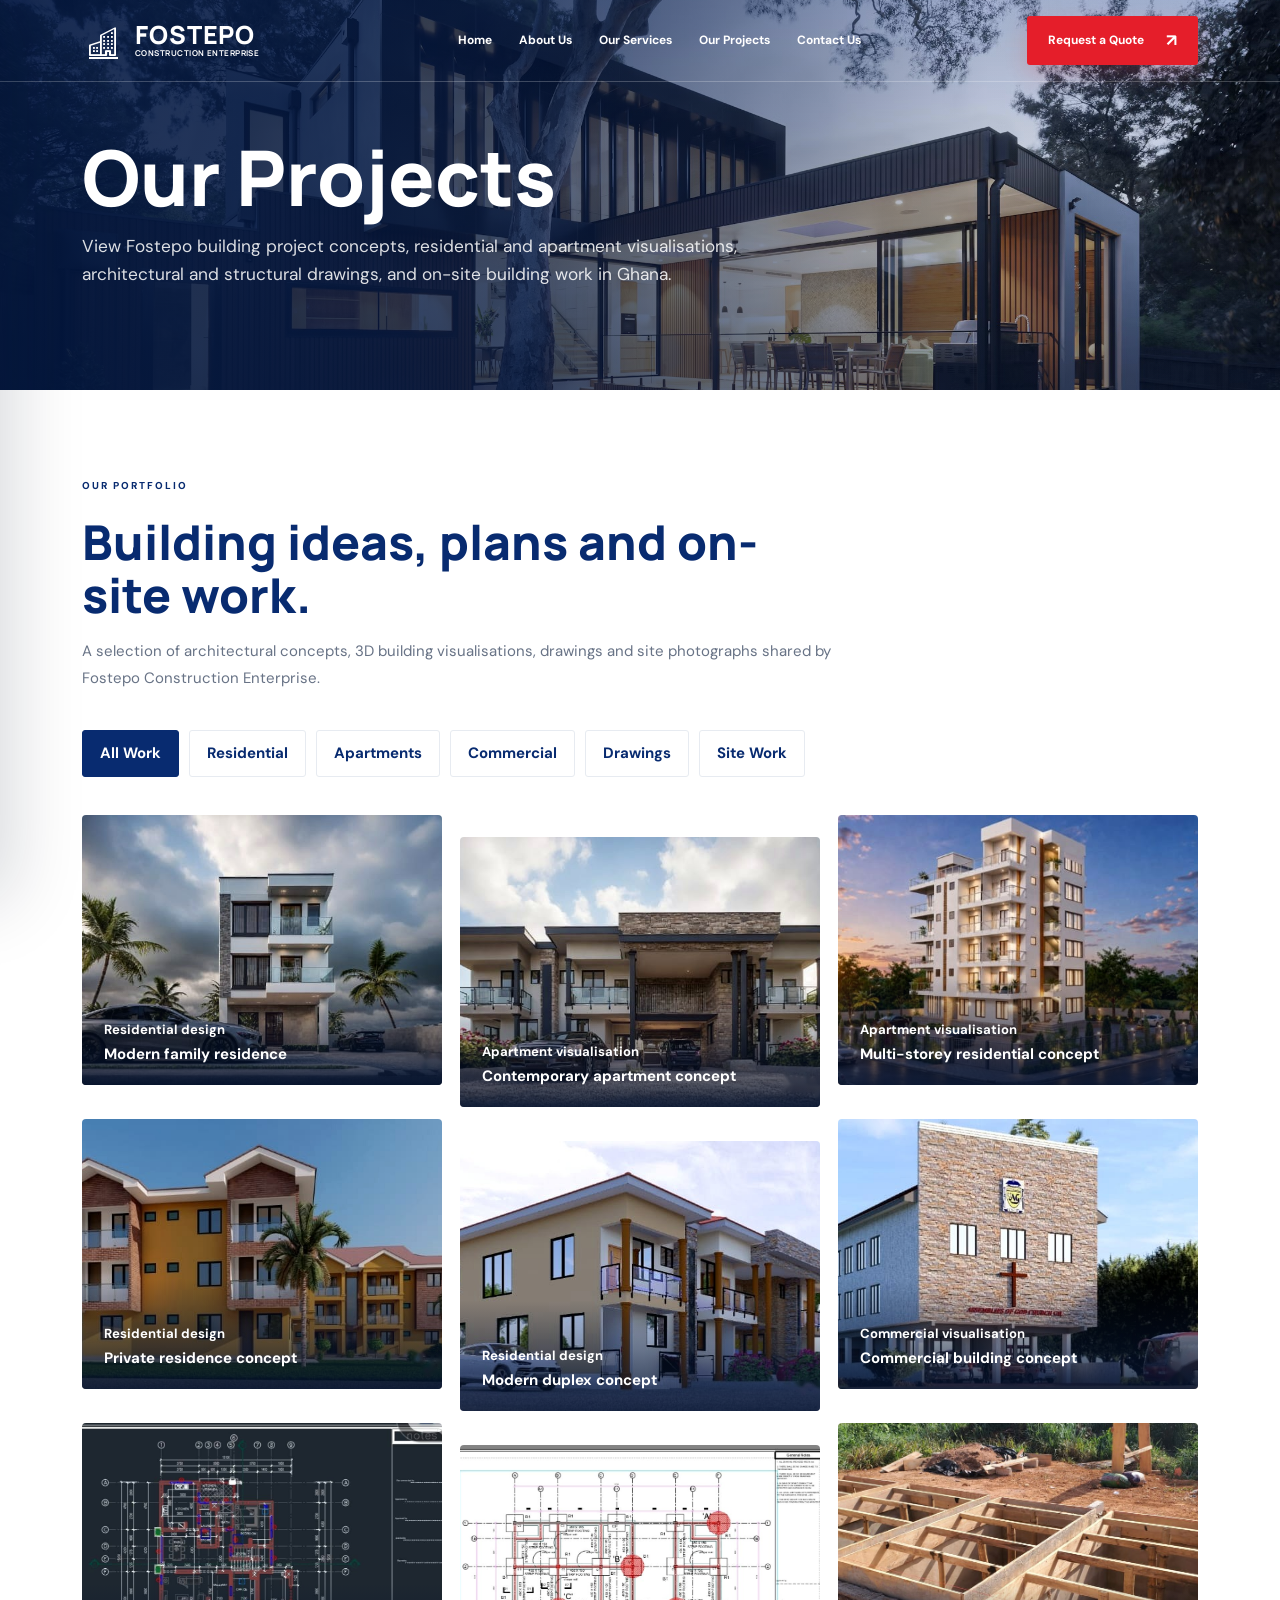
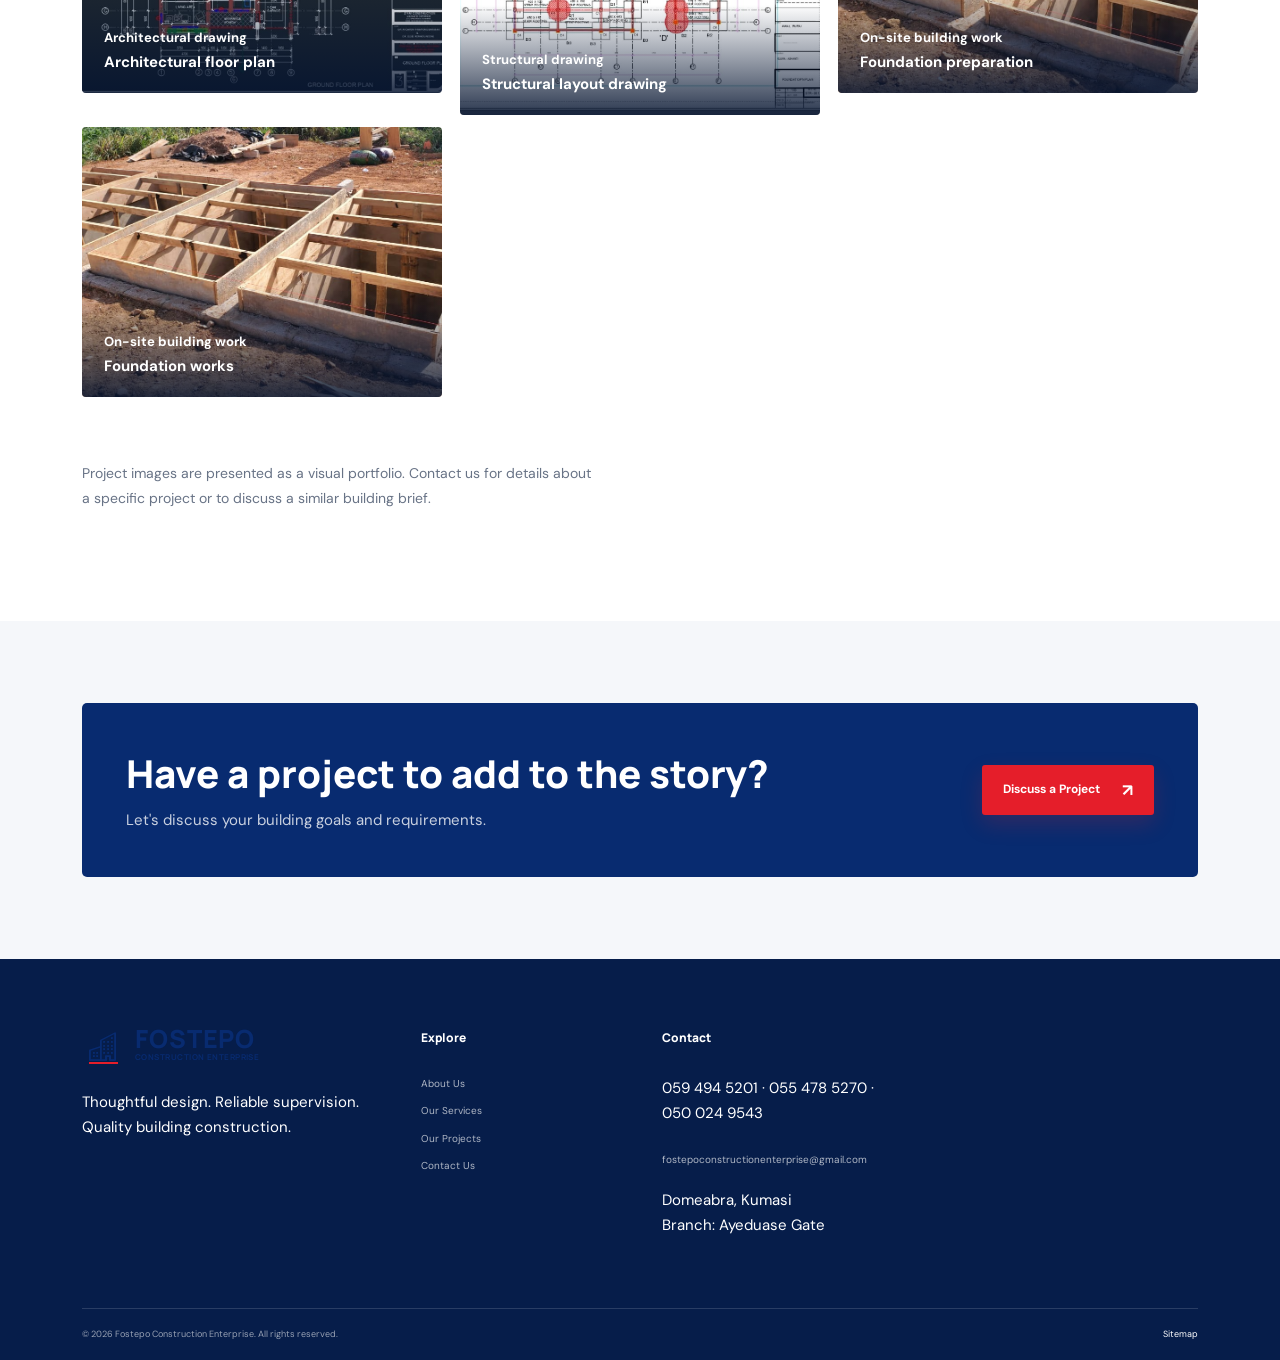
<file: projects/index.html>
<!DOCTYPE html>

<html lang="en">
<head>
<meta charset="utf-8"/>
<meta content="width=device-width, initial-scale=1" name="viewport"/>
<meta content="#082b70" name="theme-color"/>
<meta content="View Fostepo building project concepts, residential and apartment visualisations, architectural and structural drawings, and on-site building work in Ghana." name="description"/>
<meta content="Fostepo projects, building projects Ghana, house design portfolio, apartment design, architectural visualisation, structural drawings, building construction gallery" name="keywords"/>
<meta content="index, follow, max-image-preview:large" name="robots"/>
<link href="https://fostepo.com/projects/" rel="canonical"/>
<title>
   Building Projects and Designs - Fostepo Construction Enterprise
  </title>
<meta content="website" property="og:type"/>
<meta content="Fostepo Construction Enterprise" property="og:site_name"/>
<meta content="Building Projects and Designs - Fostepo Construction Enterprise" property="og:title"/>
<meta content="View Fostepo building project concepts, residential and apartment visualisations, architectural and structural drawings, and on-site building work in Ghana." property="og:description"/>
<meta content="https://fostepo.com/projects/" property="og:url"/>
<meta content="https://fostepo.com/assets/images/fostepo/homepage-hero-02.jpg" property="og:image"/>
<meta content="summary_large_image" name="twitter:card"/>
<meta content="Building Projects and Designs - Fostepo Construction Enterprise" name="twitter:title"/>
<meta content="View Fostepo building project concepts, residential and apartment visualisations, architectural and structural drawings, and on-site building work in Ghana." name="twitter:description"/>
<meta content="https://fostepo.com/assets/images/fostepo/homepage-hero-02.jpg" name="twitter:image"/>
<link href="../favicon.jpg" rel="icon" sizes="256x256" type="image/jpeg"/>
<link href="../favicon.jpg" rel="apple-touch-icon"/>
<link href="https://fonts.googleapis.com" rel="preconnect"/>
<link crossorigin="" href="https://fonts.gstatic.com" rel="preconnect"/>
<link href="https://fonts.googleapis.com/css2?family=DM+Sans:wght@400;500;600;700&amp;family=Manrope:wght@400;500;600;700;800&amp;display=swap" rel="stylesheet"/>
<link href="https://cdn.jsdelivr.net/npm/bootstrap-icons@1.13.1/font/bootstrap-icons.min.css" rel="stylesheet"/>
<link href="https://cdn.jsdelivr.net/npm/bootstrap@5.3.8/dist/css/bootstrap.min.css" rel="stylesheet"/>
<link href="../assets/css/style.css?v=20261112-shared-design-system" rel="stylesheet"/>
<script type="application/ld+json">
   {"@context": "https://schema.org", "@type": "GeneralContractor", "name": "Fostepo Construction Enterprise", "url": "https://fostepo.com/", "email": "fostepoconstructionenterprise@gmail.com", "telephone": ["+233594945201", "+233554785270", "+233500249543"], "image": "https://fostepo.com/assets/images/fostepo/homepage-hero-02.jpg", "logo": "https://fostepo.com/favicon.jpg", "address": {"@type": "PostalAddress", "addressLocality": "Domeabra", "addressRegion": "Ashanti Region", "addressCountry": "GH"}, "areaServed": {"@type": "Country", "name": "Ghana"}, "knowsAbout": ["Architectural Drawing", "Site Supervision", "Surveying", "3D Designs", "Structural Drawing", "Interior and Exterior Design", "Building Construction"]}
  </script>
<script type="application/ld+json">
   {"@context": "https://schema.org", "@type": "BreadcrumbList", "itemListElement": [{"@type": "ListItem", "position": 1, "name": "Home", "item": "https://fostepo.com/"}, {"@type": "ListItem", "position": 2, "name": "Our Projects", "item": "https://fostepo.com/projects/"}]}
  </script>
</head>
<body>
<a class="skip-link" href="#main">
   Skip to content
  </a>
<header class="site-header" data-header="">
<nav aria-label="Main navigation" class="navbar site-nav">
<div class="container nav-container">
<a aria-label="Fostepo Construction Enterprise home" class="brand" href="../">
<span class="brand-mark">
<i class="bi bi-buildings">
</i>
<span class="brand-mark-line">
</span>
</span>
<span class="brand-copy">
<strong>
        FOSTEPO
       </strong>
<small>
        CONSTRUCTION ENTERPRISE
       </small>
</span>
</a>
<div class="desktop-nav d-none d-lg-flex align-items-center">
<a class="nav-link" href="../">
       Home
      </a>
<a class="nav-link" href="../about/">
       About Us
      </a>
<a class="nav-link" href="../services/">
       Our Services
      </a>
<a class="nav-link active" href="../projects/">
       Our Projects
      </a>
<a class="nav-link" href="../contact/">
       Contact Us
      </a>
</div>
<div class="nav-actions">

<a class="button button-red nav-quote d-none d-md-inline-flex" href="../contact/">
       Request a Quote
       <span>
        ↗
       </span>
</a>
<button aria-expanded="false" aria-label="Open navigation menu" class="menu-toggle d-lg-none" data-menu-open="" type="button">
<span>
</span>
<span>
</span>
<span>
</span>
</button>
</div>
</div>
</nav>
</header>
<div class="menu-backdrop" data-menu-backdrop="">
</div>
<aside aria-hidden="true" aria-label="Mobile navigation" class="mobile-drawer" data-mobile-drawer="">
<div class="drawer-top">
<a aria-label="Fostepo Construction Enterprise home" class="drawer-brand" href="../"><img class="drawer-brand-logo" src="../assets/images/fostepo-logo.jpg" alt="Fostepo Construction Enterprise" /></a>
<button aria-label="Close navigation menu" class="drawer-close" data-menu-close="" type="button">
     ×
    </button>
</div>
<p class="drawer-label">
    Explore Fostepo
   </p>
<a data-drawer-link="" href="../">
<span>
     01
    </span>
    Home
   </a>
<a data-drawer-link="" href="../about/">
<span>
     02
    </span>
    About Us
   </a>
<a data-drawer-link="" href="../services/">
<span>
     03
    </span>
    Our Services
   </a>
<a data-drawer-link="" href="../projects/">
<span>
     04
    </span>
    Our Projects
   </a>
<a data-drawer-link="" href="../contact/">
<span>
     05
    </span>
    Contact Us
   </a>
<div class="drawer-bottom">
<small>
     Have a building project in mind?
    </small>
<a class="button button-red" data-drawer-link="" href="../contact/">
     Let's discuss it
     <span>
      ↗
     </span>
</a>
</div>
</aside>

<main id="main">
<section class="page-hero">
<img class="page-hero-image" src="../assets/images/fostepo/homepage-hero-02.jpg" alt="" aria-hidden="true" decoding="async" fetchpriority="high" />
<div class="container">
<h1>
      Our Projects
     </h1>
<p>
      View Fostepo building project concepts, residential and apartment visualisations, architectural and structural drawings, and on-site building work in Ghana.
     </p>
</div>
</section>
<section class="page-content">
<div class="container">
<div class="page-intro">
<span class="eyebrow">
       Our portfolio
      </span>
<h2>
       Building ideas, plans and on-site work.
      </h2>
<p>
       A selection of architectural concepts, 3D building visualisations, drawings and site photographs shared by Fostepo Construction Enterprise.
      </p>
</div>
<div class="project-filter" data-project-filters=""><button class="active" data-filter="all" aria-pressed="true" type="button">All Work</button><button class="" data-filter="residential" aria-pressed="false" type="button">Residential</button><button class="" data-filter="apartments" aria-pressed="false" type="button">Apartments</button><button class="" data-filter="commercial" aria-pressed="false" type="button">Commercial</button><button class="" data-filter="plans" aria-pressed="false" type="button">Drawings</button><button class="" data-filter="site" aria-pressed="false" type="button">Site Work</button></div>
<!-- PROJECT EDITING: Add each new project by duplicating one .image-card below.
     Upload the image into ../assets/images/, update src/alt/caption, and set
     data-category to an existing filter (residential, apartments, commercial, plans, site).
     No CSS or JavaScript changes are needed when the existing card pattern is reused. -->
<div class="project-gallery" data-project-grid="">
<figure class="image-card" data-category="residential" data-reveal="" data-search-terms="residential architecture architecture house home exterior design interior design building">
<img alt="Modern family residence by Fostepo Construction Enterprise" loading="lazy" src="../assets/images/modern-house-render.jpg"/>
<figcaption>
<small>
         Residential design
        </small>
<br/>
        Modern family residence
       </figcaption>
</figure>
<figure class="image-card" data-category="apartments" data-reveal="" data-search-terms="apartments apartment residential architecture multi-storey building interior design">
<img alt="Contemporary apartment concept by Fostepo Construction Enterprise" loading="lazy" src="../assets/images/villa-render-01.jpg"/>
<figcaption>
<small>
         Apartment visualisation
        </small>
<br/>
        Contemporary apartment concept
       </figcaption>
</figure>
<figure class="image-card" data-category="apartments" data-reveal="" data-search-terms="apartments apartment residential architecture multi-storey building interior design">
<img alt="Multi-storey residential concept by Fostepo Construction Enterprise" loading="lazy" src="../assets/images/apartment-render-03.jpg"/>
<figcaption>
<small>
         Apartment visualisation
        </small>
<br/>
        Multi-storey residential concept
       </figcaption>
</figure>
<figure class="image-card" data-category="residential" data-reveal="" data-search-terms="residential architecture architecture house home exterior design interior design building">
<img alt="Private residence concept by Fostepo Construction Enterprise" loading="lazy" src="../assets/images/apartment-render-01.jpg"/>
<figcaption>
<small>
         Residential design
        </small>
<br/>
        Private residence concept
       </figcaption>
</figure>
<figure class="image-card" data-category="residential" data-reveal="" data-search-terms="residential architecture architecture house home exterior design interior design building">
<img alt="Modern duplex concept by Fostepo Construction Enterprise" loading="lazy" src="../assets/images/duplex-render.jpg"/>
<figcaption>
<small>
         Residential design
        </small>
<br/>
        Modern duplex concept
       </figcaption>
</figure>
<figure class="image-card" data-category="commercial" data-reveal="" data-search-terms="commercial architecture office building exterior design interior design">
<img alt="Commercial building concept by Fostepo Construction Enterprise" loading="lazy" src="../assets/images/commercial-render.jpg"/>
<figcaption>
<small>
         Commercial visualisation
        </small>
<br/>
        Commercial building concept
       </figcaption>
</figure>
<figure class="image-card" data-category="plans" data-reveal="" data-search-terms="drawings architectural drawings architecture floor plan structural plan design">
<img alt="Architectural floor plan by Fostepo Construction Enterprise" loading="lazy" src="../assets/images/plan-ground-floor.jpg"/>
<figcaption>
<small>
         Architectural drawing
        </small>
<br/>
        Architectural floor plan
       </figcaption>
</figure>
<figure class="image-card" data-category="plans" data-reveal="" data-search-terms="drawings architectural drawings architecture floor plan structural plan design">
<img alt="Structural layout drawing by Fostepo Construction Enterprise" loading="lazy" src="../assets/images/structural-plan.jpg"/>
<figcaption>
<small>
         Structural drawing
        </small>
<br/>
        Structural layout drawing
       </figcaption>
</figure>
<figure class="image-card" data-category="site" data-reveal="" data-search-terms="site work construction foundation civil works building construction">
<img alt="Foundation preparation by Fostepo Construction Enterprise" loading="lazy" src="../assets/images/site-foundation-01.jpg"/>
<figcaption>
<small>
         On-site building work
        </small>
<br/>
        Foundation preparation
       </figcaption>
</figure>
<figure class="image-card" data-category="site" data-reveal="" data-search-terms="site work construction foundation civil works building construction">
<img alt="Foundation works by Fostepo Construction Enterprise" loading="lazy" src="../assets/images/site-foundation-02.jpg"/>
<figcaption>
<small>
         On-site building work
        </small>
<br/>
        Foundation works
       </figcaption>
</figure>
</div>
<p class="body-copy mt-5">
      Project images are presented as a visual portfolio. Contact us for details about a specific project or to discuss a similar building brief.
     </p>
</div>
</section>
<section class="page-content" style="background:#f5f7fa">
<div class="container">
<div class="cta-panel">
<div>
<h2>
        Have a project to add to the story?
       </h2>
<p>
        Let's discuss your building goals and requirements.
       </p>
</div>
<a class="button button-red" href="../contact/">
       Discuss a Project
       <span>
        ↗
       </span>
</a>
</div>
</div>
</section>
</main>
<footer class="site-footer">
<div class="container">
<div class="footer-main">
<div>
<a class="brand" href="../">
<span class="brand-mark">
<i class="bi bi-buildings">
</i>
<span class="brand-mark-line">
</span>
</span>
<span class="brand-copy">
<strong>
         FOSTEPO
        </strong>
<small>
         CONSTRUCTION ENTERPRISE
        </small>
</span>
</a>
<p class="mt-4">
       Thoughtful design. Reliable supervision. Quality building construction.
      </p>
</div>
<div>
<h4>
       Explore
      </h4>
<a href="../about/">
       About Us
      </a>
<a href="../services/">
       Our Services
      </a>
<a href="../projects/">
       Our Projects
      </a>
<a href="../contact/">
       Contact Us
      </a>
</div>
<div>
<h4>
       Contact
      </h4>
<p>
<a href="tel:+233594945201">
        059 494 5201
       </a>
       ·
       <a href="tel:+233554785270">
        055 478 5270
       </a>
       ·
       <a href="tel:+233500249543">
        050 024 9543
       </a>
</p>
<a href="mailto:fostepoconstructionenterprise@gmail.com">
       fostepoconstructionenterprise@gmail.com
      </a>
<p class="mt-2">
       Domeabra, Kumasi
       <br/>
       Branch: Ayeduase Gate
      </p>
</div>
</div>
<div class="footer-bottom">
<span>
      ©
      <span data-current-year="">
</span>
      Fostepo Construction Enterprise. All rights reserved.
     </span>
<a href="../sitemap.xml">
      Sitemap
     </a>
</div>
</div>
</footer>
<button aria-label="Back to top" class="back-to-top" data-back-to-top="" type="button">
   ↑
  </button>
<script defer="" src="../assets/js/main.js?v=20261112-ui">
</script>
<script defer="" src="../assets/js/projects.js?v=20261112-portfolio-filters"></script>
</body>
</html>
</file>
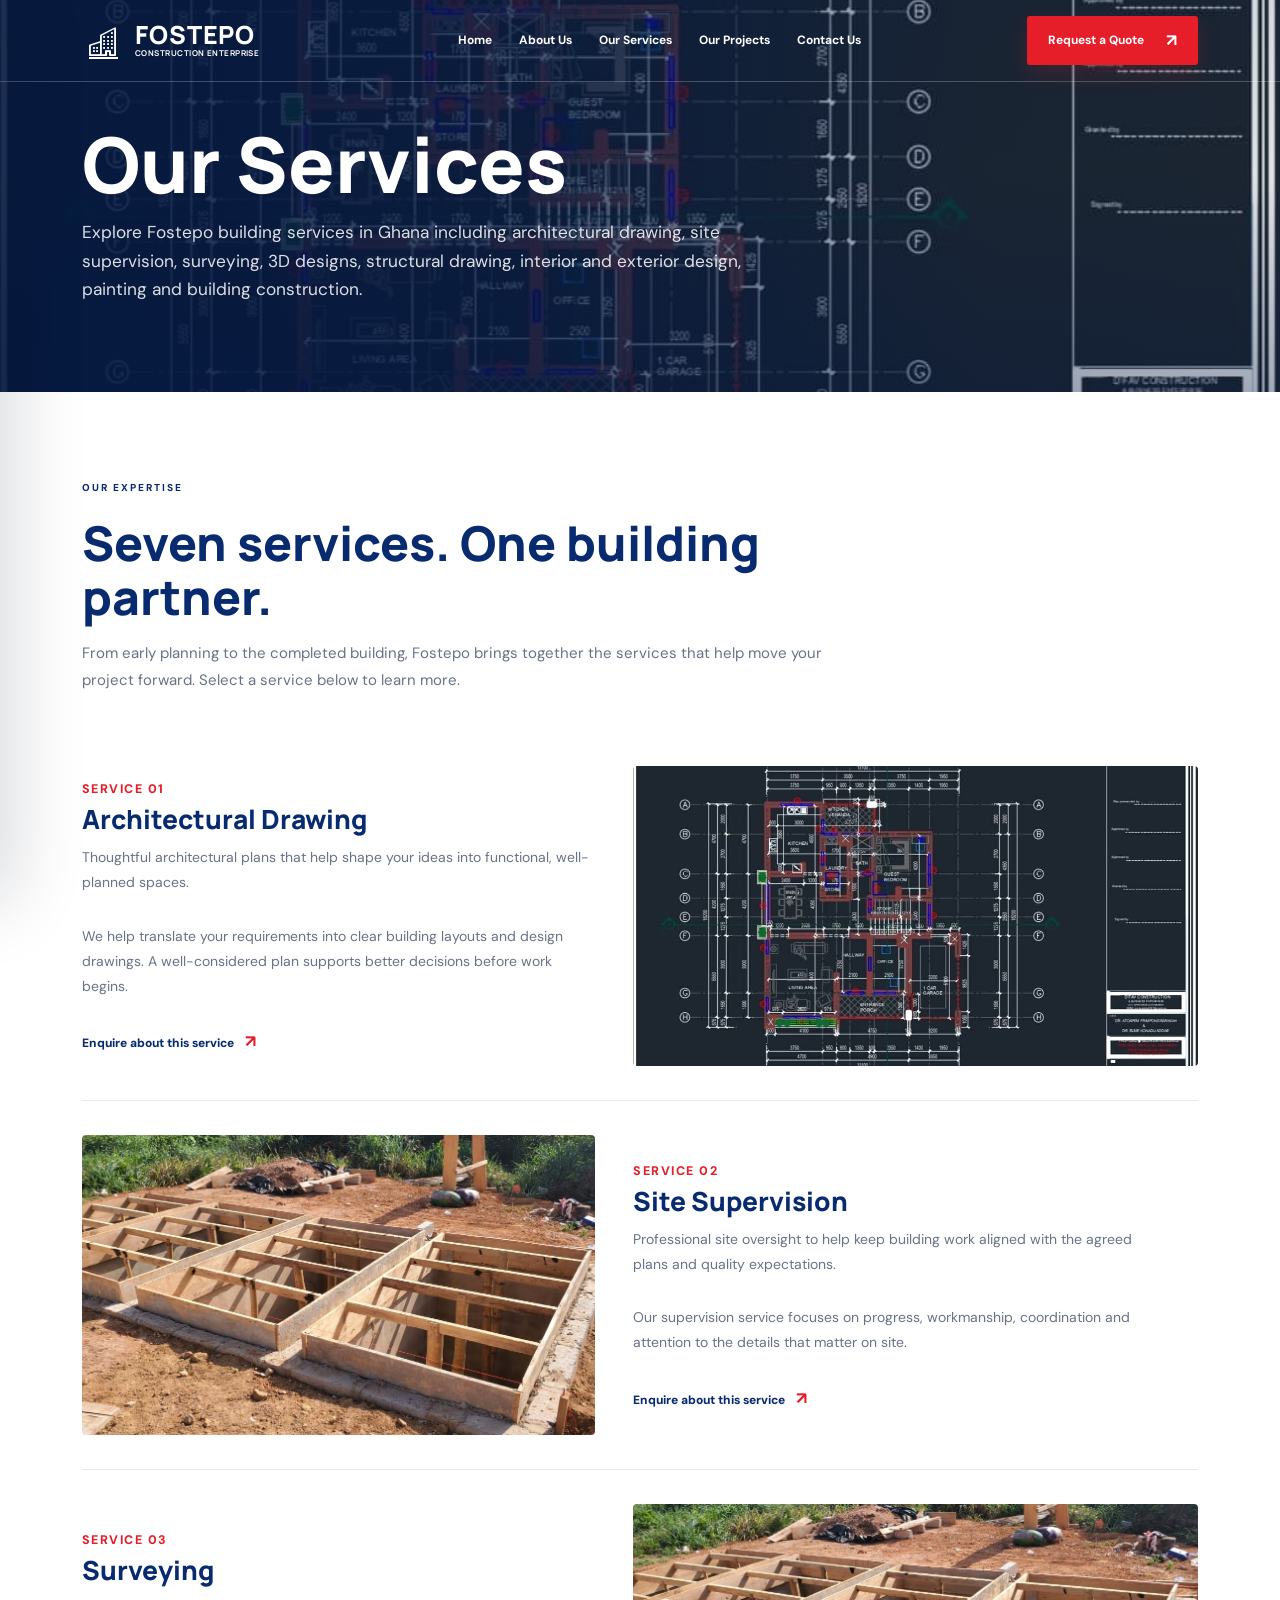
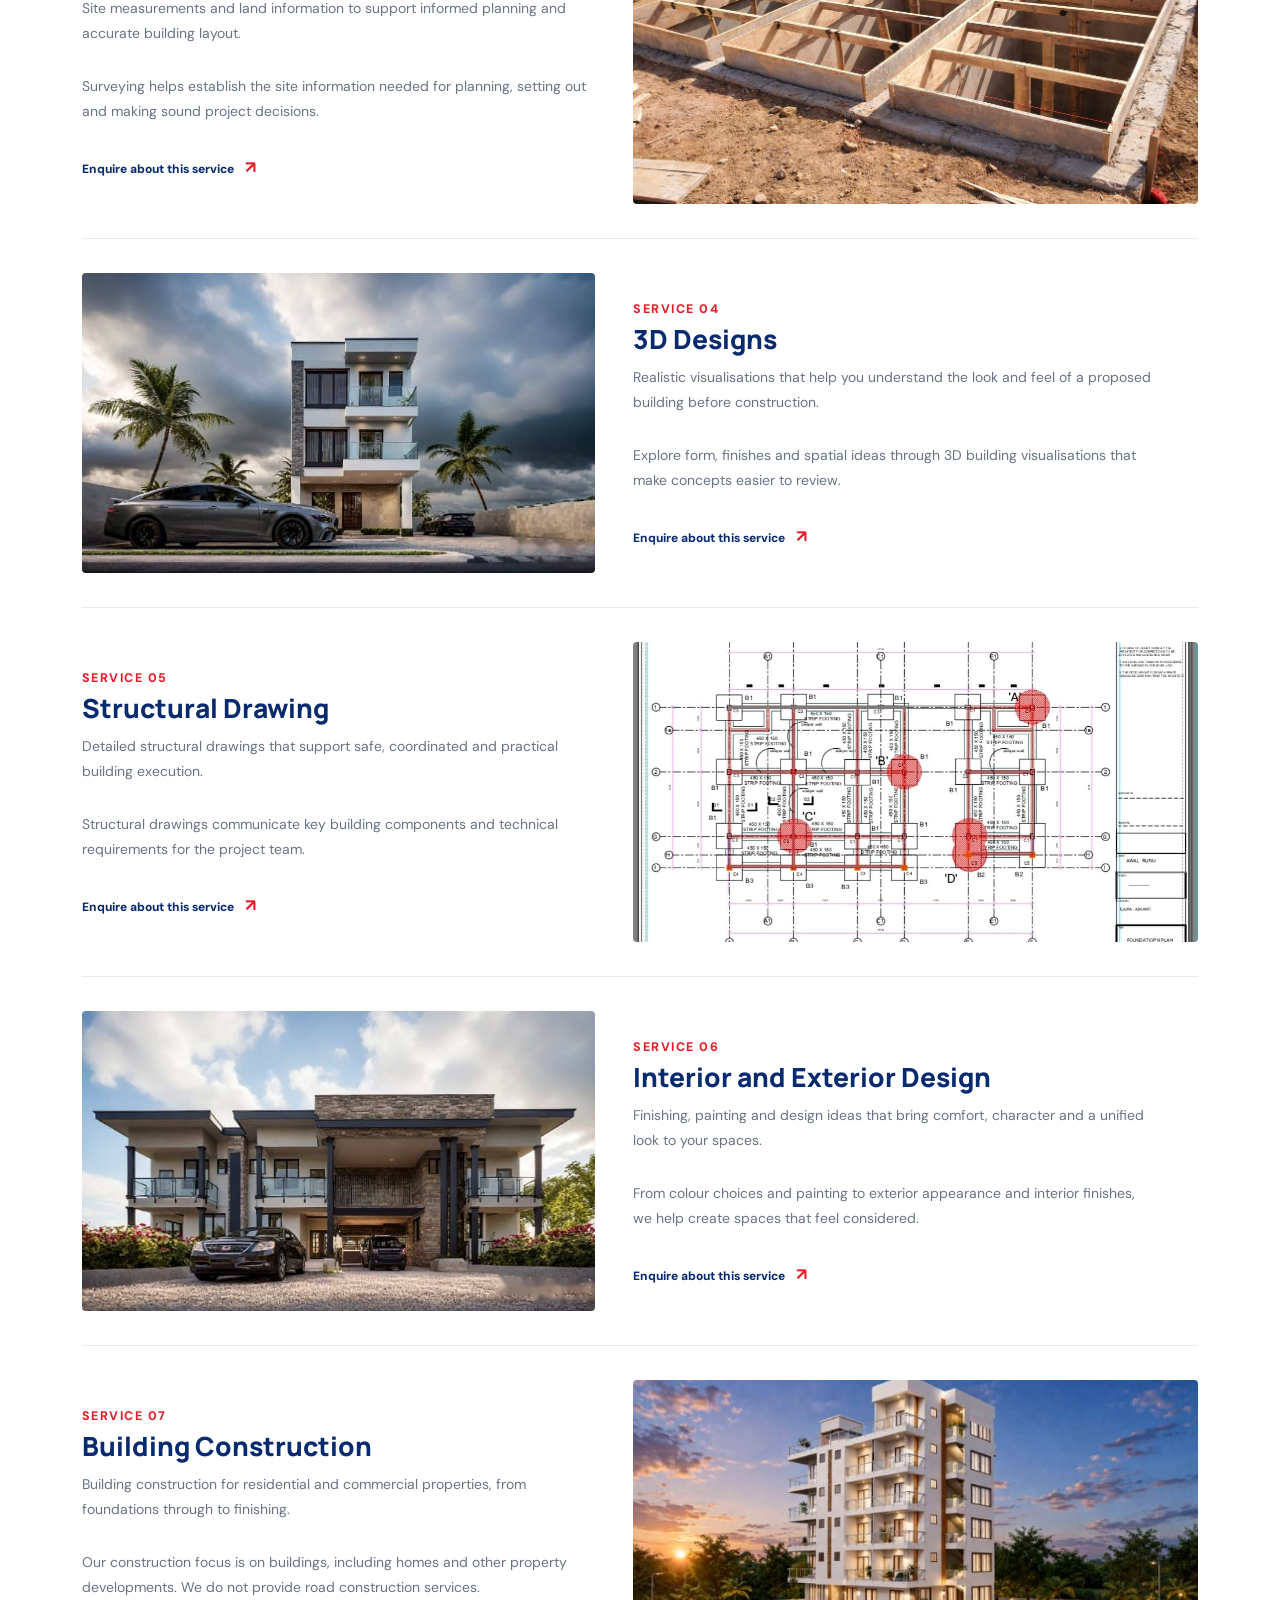
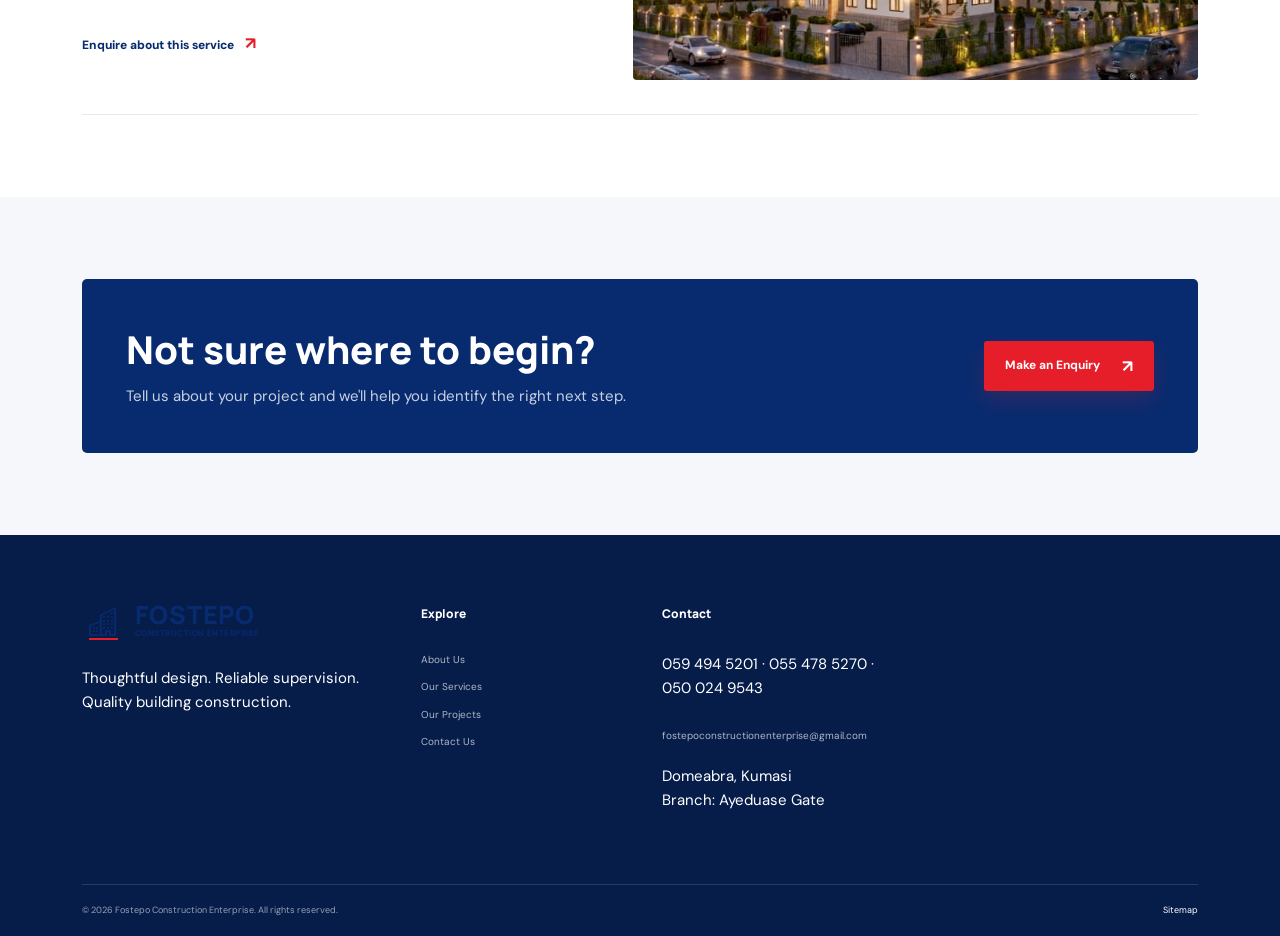
<file: services/index.html>
<!DOCTYPE html>

<html lang="en">
<head>
<meta charset="utf-8"/>
<meta content="width=device-width, initial-scale=1" name="viewport"/>
<meta content="#082b70" name="theme-color"/>
<meta content="Explore Fostepo building services in Ghana including architectural drawing, site supervision, surveying, 3D designs, structural drawing, interior and exterior design, painting and building construction." name="description"/>
<meta content="architectural drawing Ghana, site supervision Ghana, surveying services, 3D building design, structural drawing, interior design, exterior design, painting, building construction" name="keywords"/>
<meta content="index, follow, max-image-preview:large" name="robots"/>
<link href="https://fostepo.com/services/" rel="canonical"/>
<title>
   Building Services in Ghana - Fostepo Construction Enterprise
  </title>
<meta content="website" property="og:type"/>
<meta content="Fostepo Construction Enterprise" property="og:site_name"/>
<meta content="Building Services in Ghana - Fostepo Construction Enterprise" property="og:title"/>
<meta content="Explore Fostepo building services in Ghana including architectural drawing, site supervision, surveying, 3D designs, structural drawing, interior and exterior design, painting and building construction." property="og:description"/>
<meta content="https://fostepo.com/services/" property="og:url"/>
<meta content="https://fostepo.com/assets/images/modern-house-render.jpg" property="og:image"/>
<meta content="summary_large_image" name="twitter:card"/>
<meta content="Building Services in Ghana - Fostepo Construction Enterprise" name="twitter:title"/>
<meta content="Explore Fostepo building services in Ghana including architectural drawing, site supervision, surveying, 3D designs, structural drawing, interior and exterior design, painting and building construction." name="twitter:description"/>
<meta content="https://fostepo.com/assets/images/modern-house-render.jpg" name="twitter:image"/>
<link href="../favicon.jpg" rel="icon" sizes="256x256" type="image/jpeg"/>
<link href="../favicon.jpg" rel="apple-touch-icon"/>
<link href="https://fonts.googleapis.com" rel="preconnect"/>
<link crossorigin="" href="https://fonts.gstatic.com" rel="preconnect"/>
<link href="https://fonts.googleapis.com/css2?family=DM+Sans:wght@400;500;600;700&amp;family=Manrope:wght@400;500;600;700;800&amp;display=swap" rel="stylesheet"/>
<link href="https://cdn.jsdelivr.net/npm/bootstrap-icons@1.13.1/font/bootstrap-icons.min.css" rel="stylesheet"/>
<link href="https://cdn.jsdelivr.net/npm/bootstrap@5.3.8/dist/css/bootstrap.min.css" rel="stylesheet"/>
<link href="../assets/css/style.css?v=20261112-shared-design-system" rel="stylesheet"/>
<script type="application/ld+json">
   {"@context": "https://schema.org", "@type": "GeneralContractor", "name": "Fostepo Construction Enterprise", "url": "https://fostepo.com/", "email": "fostepoconstructionenterprise@gmail.com", "telephone": ["+233594945201", "+233554785270", "+233500249543"], "image": "https://fostepo.com/assets/images/modern-house-render.jpg", "logo": "https://fostepo.com/favicon.jpg", "address": {"@type": "PostalAddress", "addressLocality": "Domeabra", "addressRegion": "Ashanti Region", "addressCountry": "GH"}, "areaServed": {"@type": "Country", "name": "Ghana"}, "knowsAbout": ["Architectural Drawing", "Site Supervision", "Surveying", "3D Designs", "Structural Drawing", "Interior and Exterior Design", "Building Construction"]}
  </script>
<script type="application/ld+json">
   {"@context": "https://schema.org", "@type": "BreadcrumbList", "itemListElement": [{"@type": "ListItem", "position": 1, "name": "Home", "item": "https://fostepo.com/"}, {"@type": "ListItem", "position": 2, "name": "Our Services", "item": "https://fostepo.com/services/"}]}
  </script>
</head>
<body>
<a class="skip-link" href="#main">
   Skip to content
  </a>
<header class="site-header" data-header="">
<nav aria-label="Main navigation" class="navbar site-nav">
<div class="container nav-container">
<a aria-label="Fostepo Construction Enterprise home" class="brand" href="../">
<span class="brand-mark">
<i class="bi bi-buildings">
</i>
<span class="brand-mark-line">
</span>
</span>
<span class="brand-copy">
<strong>
        FOSTEPO
       </strong>
<small>
        CONSTRUCTION ENTERPRISE
       </small>
</span>
</a>
<div class="desktop-nav d-none d-lg-flex align-items-center">
<a class="nav-link" href="../">
       Home
      </a>
<a class="nav-link" href="../about/">
       About Us
      </a>
<a class="nav-link active" href="../services/">
       Our Services
      </a>
<a class="nav-link" href="../projects/">
       Our Projects
      </a>
<a class="nav-link" href="../contact/">
       Contact Us
      </a>
</div>
<div class="nav-actions">

<a class="button button-red nav-quote d-none d-md-inline-flex" href="../contact/">
       Request a Quote
       <span>
        ↗
       </span>
</a>
<button aria-expanded="false" aria-label="Open navigation menu" class="menu-toggle d-lg-none" data-menu-open="" type="button">
<span>
</span>
<span>
</span>
<span>
</span>
</button>
</div>
</div>
</nav>
</header>
<div class="menu-backdrop" data-menu-backdrop="">
</div>
<aside aria-hidden="true" aria-label="Mobile navigation" class="mobile-drawer" data-mobile-drawer="">
<div class="drawer-top">
<a aria-label="Fostepo Construction Enterprise home" class="drawer-brand" href="../"><img class="drawer-brand-logo" src="../assets/images/fostepo-logo.jpg" alt="Fostepo Construction Enterprise" /></a>
<button aria-label="Close navigation menu" class="drawer-close" data-menu-close="" type="button">
     ×
    </button>
</div>
<p class="drawer-label">
    Explore Fostepo
   </p>
<a data-drawer-link="" href="../">
<span>
     01
    </span>
    Home
   </a>
<a data-drawer-link="" href="../about/">
<span>
     02
    </span>
    About Us
   </a>
<a data-drawer-link="" href="../services/">
<span>
     03
    </span>
    Our Services
   </a>
<a data-drawer-link="" href="../projects/">
<span>
     04
    </span>
    Our Projects
   </a>
<a data-drawer-link="" href="../contact/">
<span>
     05
    </span>
    Contact Us
   </a>
<div class="drawer-bottom">
<small>
     Have a building project in mind?
    </small>
<a class="button button-red" data-drawer-link="" href="../contact/">
     Let's discuss it
     <span>
      ↗
     </span>
</a>
</div>
</aside>

<main id="main">
<section class="page-hero">
<img class="page-hero-image" src="../assets/images/plan-ground-floor.jpg" alt="" aria-hidden="true" decoding="async" fetchpriority="high" />
<div class="container">
<h1>
      Our Services
     </h1>
<p>
      Explore Fostepo building services in Ghana including architectural drawing, site supervision, surveying, 3D designs, structural drawing, interior and exterior design, painting and building construction.
     </p>
</div>
</section>
<section class="page-content">
<div class="container">
<div class="page-intro">
<span class="eyebrow">
       Our expertise
      </span>
<h2>
       Seven services. One building partner.
      </h2>
<p>
       From early planning to the completed building, Fostepo brings together the services that help move your project forward. Select a service below to learn more.
      </p>
</div>
<article class="service-detail" data-reveal="" id="architectural-drawing">
<div class="service-detail-image">
<img alt="Architectural Drawing by Fostepo Construction Enterprise" loading="lazy" src="../assets/images/plan-ground-floor.jpg"/>
</div>
<div>
<span class="service-number">
        SERVICE 01
       </span>
<h2>
        Architectural Drawing
       </h2>
<p class="body-copy">
        Thoughtful architectural plans that help shape your ideas into functional, well-planned spaces.
       </p>
<p class="body-copy">
        We help translate your requirements into clear building layouts and design drawings. A well-considered plan supports better decisions before work begins.
       </p>
<a class="simple-link" href="../contact/">
        Enquire about this service
        <span>
         ↗
        </span>
</a>
</div>
</article>
<article class="service-detail" data-reveal="" id="site-supervision">
<div class="service-detail-image">
<img alt="Site Supervision by Fostepo Construction Enterprise" loading="lazy" src="../assets/images/site-foundation-01.jpg"/>
</div>
<div>
<span class="service-number">
        SERVICE 02
       </span>
<h2>
        Site Supervision
       </h2>
<p class="body-copy">
        Professional site oversight to help keep building work aligned with the agreed plans and quality expectations.
       </p>
<p class="body-copy">
        Our supervision service focuses on progress, workmanship, coordination and attention to the details that matter on site.
       </p>
<a class="simple-link" href="../contact/">
        Enquire about this service
        <span>
         ↗
        </span>
</a>
</div>
</article>
<article class="service-detail" data-reveal="" id="surveying">
<div class="service-detail-image">
<img alt="Surveying by Fostepo Construction Enterprise" loading="lazy" src="../assets/images/site-foundation-02.jpg"/>
</div>
<div>
<span class="service-number">
        SERVICE 03
       </span>
<h2>
        Surveying
       </h2>
<p class="body-copy">
        Site measurements and land information to support informed planning and accurate building layout.
       </p>
<p class="body-copy">
        Surveying helps establish the site information needed for planning, setting out and making sound project decisions.
       </p>
<a class="simple-link" href="../contact/">
        Enquire about this service
        <span>
         ↗
        </span>
</a>
</div>
</article>
<article class="service-detail" data-reveal="" id="3d-designs">
<div class="service-detail-image">
<img alt="3D Designs by Fostepo Construction Enterprise" loading="lazy" src="../assets/images/modern-house-render.jpg"/>
</div>
<div>
<span class="service-number">
        SERVICE 04
       </span>
<h2>
        3D Designs
       </h2>
<p class="body-copy">
        Realistic visualisations that help you understand the look and feel of a proposed building before construction.
       </p>
<p class="body-copy">
        Explore form, finishes and spatial ideas through 3D building visualisations that make concepts easier to review.
       </p>
<a class="simple-link" href="../contact/">
        Enquire about this service
        <span>
         ↗
        </span>
</a>
</div>
</article>
<article class="service-detail" data-reveal="" id="structural-drawing">
<div class="service-detail-image">
<img alt="Structural Drawing by Fostepo Construction Enterprise" loading="lazy" src="../assets/images/structural-plan.jpg"/>
</div>
<div>
<span class="service-number">
        SERVICE 05
       </span>
<h2>
        Structural Drawing
       </h2>
<p class="body-copy">
        Detailed structural drawings that support safe, coordinated and practical building execution.
       </p>
<p class="body-copy">
        Structural drawings communicate key building components and technical requirements for the project team.
       </p>
<a class="simple-link" href="../contact/">
        Enquire about this service
        <span>
         ↗
        </span>
</a>
</div>
</article>
<article class="service-detail" data-reveal="" id="interior-exterior-design">
<div class="service-detail-image">
<img alt="Interior and Exterior Design by Fostepo Construction Enterprise" loading="lazy" src="../assets/images/villa-render-01.jpg"/>
</div>
<div>
<span class="service-number">
        SERVICE 06
       </span>
<h2>
        Interior and Exterior Design
       </h2>
<p class="body-copy">
        Finishing, painting and design ideas that bring comfort, character and a unified look to your spaces.
       </p>
<p class="body-copy">
        From colour choices and painting to exterior appearance and interior finishes, we help create spaces that feel considered.
       </p>
<a class="simple-link" href="../contact/">
        Enquire about this service
        <span>
         ↗
        </span>
</a>
</div>
</article>
<article class="service-detail" data-reveal="" id="building-construction">
<div class="service-detail-image">
<img alt="Building Construction by Fostepo Construction Enterprise" loading="lazy" src="../assets/images/apartment-render-03.jpg"/>
</div>
<div>
<span class="service-number">
        SERVICE 07
       </span>
<h2>
        Building Construction
       </h2>
<p class="body-copy">
        Building construction for residential and commercial properties, from foundations through to finishing.
       </p>
<p class="body-copy">
        Our construction focus is on buildings, including homes and other property developments. We do not provide road construction services.
       </p>
<a class="simple-link" href="../contact/">
        Enquire about this service
        <span>
         ↗
        </span>
</a>
</div>
</article>
</div>
</section>
<section class="page-content" style="background:#f5f7fa">
<div class="container">
<div class="cta-panel">
<div>
<h2>
        Not sure where to begin?
       </h2>
<p>
        Tell us about your project and we'll help you identify the right next step.
       </p>
</div>
<a class="button button-red" href="../contact/">
       Make an Enquiry
       <span>
        ↗
       </span>
</a>
</div>
</div>
</section>
</main>
<footer class="site-footer">
<div class="container">
<div class="footer-main">
<div>
<a class="brand" href="../">
<span class="brand-mark">
<i class="bi bi-buildings">
</i>
<span class="brand-mark-line">
</span>
</span>
<span class="brand-copy">
<strong>
         FOSTEPO
        </strong>
<small>
         CONSTRUCTION ENTERPRISE
        </small>
</span>
</a>
<p class="mt-4">
       Thoughtful design. Reliable supervision. Quality building construction.
      </p>
</div>
<div>
<h4>
       Explore
      </h4>
<a href="../about/">
       About Us
      </a>
<a href="../services/">
       Our Services
      </a>
<a href="../projects/">
       Our Projects
      </a>
<a href="../contact/">
       Contact Us
      </a>
</div>
<div>
<h4>
       Contact
      </h4>
<p>
<a href="tel:+233594945201">
        059 494 5201
       </a>
       ·
       <a href="tel:+233554785270">
        055 478 5270
       </a>
       ·
       <a href="tel:+233500249543">
        050 024 9543
       </a>
</p>
<a href="mailto:fostepoconstructionenterprise@gmail.com">
       fostepoconstructionenterprise@gmail.com
      </a>
<p class="mt-2">
       Domeabra, Kumasi
       <br/>
       Branch: Ayeduase Gate
      </p>
</div>
</div>
<div class="footer-bottom">
<span>
      ©
      <span data-current-year="">
</span>
      Fostepo Construction Enterprise. All rights reserved.
     </span>
<a href="../sitemap.xml">
      Sitemap
     </a>
</div>
</div>
</footer>
<button aria-label="Back to top" class="back-to-top" data-back-to-top="" type="button">
   ↑
  </button>
<script defer="" src="../assets/js/main.js?v=20261112-ui">
</script>
</body>
</html>
</file>
<file: assets/css/style.css>
/* FostePo Construction Enterprise — global design system
   Page content can be edited independently. Keep the data-* hooks in HTML
   for interactive features; this stylesheet is not tied to page-specific markup. */
:root{
  --fp-navy:#082b70;--fp-blue:#123f91;--fp-red:#e3262e;--fp-ink:#101d35;
  --fp-muted:#69758a;--fp-line:#e4e9f1;--fp-paper:#f6f8fb;--fp-white:#fff;
  --fp-radius:18px;--fp-shadow:0 18px 50px rgba(9,35,83,.10);
  --fp-font:'DM Sans',sans-serif;--fp-display:'Manrope',sans-serif;
}
*{box-sizing:border-box}
html{scroll-behavior:smooth;scroll-padding-top:90px}
body{margin:0;background:#fff;color:var(--fp-ink);font-family:var(--fp-font);font-size:15px;line-height:1.65;overflow-x:hidden}
body.menu-open,body.search-open{overflow:hidden}
a{color:inherit;text-decoration:none}
img{display:block;max-width:100%}
button,input,textarea,select{font:inherit}
button{cursor:pointer}
::selection{background:var(--fp-navy);color:#fff}
.skip-link{position:fixed;top:-60px;left:16px;z-index:9999;background:#fff;padding:10px 16px}
.skip-link:focus{top:12px}
.site-header{position:absolute;z-index:100;top:0;left:0;width:100%;transition:background .3s,box-shadow .3s}
.site-header.is-scrolled{position:fixed;background:rgba(255,255,255,.96);box-shadow:0 8px 30px rgba(7,30,70,.08);backdrop-filter:blur(16px)}
.site-nav{min-height:82px;border-bottom:1px solid rgba(255,255,255,.22)}
.is-scrolled .site-nav{min-height:72px;border-color:var(--fp-line)}
.nav-container{display:flex;align-items:center;justify-content:space-between}
.brand{display:inline-flex;align-items:center;gap:11px;min-width:210px}
.brand-mark{width:42px;height:42px;display:grid;place-items:center;position:relative;color:var(--fp-navy);font-size:29px}
.brand-mark-line{position:absolute;width:29px;height:2px;background:var(--fp-red);bottom:2px;left:7px}
.brand-copy{display:flex;flex-direction:column;line-height:1}
.brand-copy strong{font:800 25px/1 var(--fp-display);letter-spacing:-1.3px;color:var(--fp-navy)}
.brand-copy small{font:700 8px/1.6 var(--fp-display);letter-spacing:.45px;color:var(--fp-navy)}
.desktop-nav{gap:clamp(16px,2.1vw,34px)}
.nav-link{font-size:12px;font-weight:700;color:var(--fp-ink);padding:12px 0!important;position:relative}
.nav-link:after{content:"";position:absolute;bottom:5px;left:0;width:0;height:2px;background:var(--fp-red);transition:width .25s}
.nav-link:hover:after,.nav-link.active:after{width:100%}
.nav-link.active{color:var(--fp-red)}
.nav-actions{display:flex;align-items:center;gap:16px}
.icon-button{width:42px;height:42px;border:1px solid rgba(255,255,255,.5);border-radius:50%;background:rgba(255,255,255,.1);display:grid;place-items:center;color:inherit}
.icon-button svg{width:18px;fill:none;stroke:currentColor;stroke-width:1.8;stroke-linecap:round}
.is-scrolled .icon-button{border-color:var(--fp-line);color:var(--fp-navy);background:#fff}
.button{display:inline-flex;align-items:center;justify-content:center;gap:22px;padding:14px 20px;border-radius:3px;font-size:12px;font-weight:700;transition:transform .25s,background .25s,box-shadow .25s;border:1px solid transparent}
.button:hover{transform:translateY(-2px)}
.button span{font-size:17px;line-height:0}
.button-red{background:var(--fp-red);color:#fff;box-shadow:0 9px 22px rgba(227,38,46,.18)}
.button-red:hover{background:#c91c25;color:#fff;box-shadow:0 13px 26px rgba(227,38,46,.25)}
.button-outline{border-color:#cbd5e4;color:var(--fp-navy);background:#fff}
.button-outline:hover{border-color:var(--fp-navy);color:var(--fp-navy)}
.button-light{background:#fff;color:var(--fp-navy)}
.menu-toggle{width:44px;height:44px;border:1px solid rgba(255,255,255,.5);background:rgba(255,255,255,.12);display:flex;flex-direction:column;justify-content:center;align-items:center;gap:5px}
.menu-toggle span{height:2px;width:19px;background:currentColor;transition:transform .25s}
.is-scrolled .menu-toggle{color:var(--fp-navy);border-color:var(--fp-line)}
/* Full-height half-screen mobile drawer, animated left-to-right on open */
.menu-backdrop{position:fixed;inset:0;background:rgba(4,16,39,.56);z-index:200;opacity:0;visibility:hidden;transition:opacity .35s,visibility .35s}
.mobile-drawer{position:fixed;z-index:201;inset:0 auto 0 0;width:min(50vw,430px);min-width:0;height:100dvh;background:#fff;padding:28px clamp(22px,4vw,42px);display:flex;flex-direction:column;transform:translateX(-102%);transition:transform .45s cubic-bezier(.76,0,.24,1);box-shadow:20px 0 70px rgba(4,16,39,.16);overflow-y:auto}
body.menu-open .mobile-drawer{transform:translateX(0)}
body.menu-open .menu-backdrop{opacity:1;visibility:visible}
.drawer-top{display:flex;align-items:center;justify-content:space-between;padding-bottom:35px;border-bottom:1px solid var(--fp-line)}
.drawer-close{width:38px;height:38px;border:1px solid var(--fp-line);background:#fff;color:var(--fp-navy);font-size:28px;line-height:1}
.drawer-label{font-size:10px;letter-spacing:2px;text-transform:uppercase;color:var(--fp-muted);font-weight:700;margin:35px 0 12px}
.mobile-drawer>a:not(.brand){display:flex;align-items:center;gap:18px;padding:15px 0;border-bottom:1px solid var(--fp-line);font:700 clamp(17px,2vw,21px) var(--fp-display);color:var(--fp-navy)}
.mobile-drawer>a:not(.brand) span{font:600 10px var(--fp-font);color:var(--fp-red)}
.drawer-bottom{margin-top:auto;padding-top:28px;display:grid;gap:13px}
.drawer-bottom small{color:var(--fp-muted)}
.hero{height:min(850px,100svh);min-height:690px;position:relative;background:var(--fp-navy);color:#fff;overflow:hidden}
.hero-slides,.hero-slide{position:absolute;inset:0}
.hero-slide{background-image:var(--hero-image);background-position:center;background-size:cover;opacity:0;visibility:hidden;transform:scale(1.035);transition:opacity .9s,transform 6s ease,visibility .9s}
.hero-slide.is-active{opacity:1;visibility:visible;transform:scale(1)}
.hero-overlay{position:absolute;inset:0;background:linear-gradient(90deg,rgba(4,24,64,.88) 0%,rgba(4,24,64,.72) 38%,rgba(4,24,64,.17) 75%,rgba(4,24,64,.14) 100%),linear-gradient(0deg,rgba(4,24,64,.42),transparent 40%)}
.hero-content{position:relative;height:100%;display:flex;align-items:center;padding-top:100px}
.hero-copy{max-width:620px;padding-bottom:45px}
.eyebrow{display:inline-flex;align-items:center;gap:10px;font-size:10px;letter-spacing:2px;text-transform:uppercase;font-weight:800;color:var(--fp-blue);margin-bottom:20px}
.eyebrow-light{color:#fff}
.hero-kicker{font-size:clamp(15px,1.6vw,19px);font-weight:600;letter-spacing:.3px;margin:0 0 12px}
.hero h1,.hero h2{font:800 clamp(52px,7.4vw,104px)/.98 var(--fp-display);letter-spacing:-5px;margin:0 0 22px;max-width:750px}
.hero h1 em,.hero h2 em{font-style:normal;color:#fff;text-decoration:underline;text-decoration-color:var(--fp-red);text-decoration-thickness:5px;text-underline-offset:10px}
.hero-description{max-width:480px;font-size:15px;color:rgba(255,255,255,.82);line-height:1.8}
.hero-actions{display:flex;align-items:center;gap:28px;margin-top:30px}
.text-link{display:inline-flex;align-items:center;gap:12px;font-size:12px;font-weight:700}
.text-link-light{color:#fff}
.play-icon{width:35px;height:35px;border:1px solid rgba(255,255,255,.7);border-radius:50%;display:grid;place-items:center;font-size:10px}
.hero-side-note{position:absolute;right:18px;bottom:135px;display:flex;align-items:center;gap:13px;writing-mode:vertical-rl;font-size:9px;letter-spacing:1.5px;text-transform:uppercase;color:rgba(255,255,255,.8)}
.hero-side-note i{width:1px;height:55px;background:var(--fp-red)}
.hero-controls{position:absolute;bottom:95px;left:50%;transform:translateX(-50%);display:flex;align-items:center;justify-content:space-between;z-index:4}
.hero-dots{display:flex;gap:8px}
.hero-dots button{width:24px;height:3px;border:0;background:rgba(255,255,255,.45);padding:0;transition:width .25s,background .25s}
.hero-dots button.is-active{width:48px;background:var(--fp-red)}
.hero-arrows{display:flex;gap:7px}
.hero-arrows button{width:38px;height:38px;border:1px solid rgba(255,255,255,.45);background:transparent;color:#fff;font-size:18px;transition:background .2s}
.hero-arrows button:hover{background:var(--fp-red);border-color:var(--fp-red)}
.hero-bottom-strip{position:absolute;bottom:0;left:0;width:100%;background:var(--fp-navy);z-index:3}
.strip-inner{display:flex;justify-content:space-between;gap:20px;padding-top:18px;padding-bottom:18px}
.strip-inner span{font-size:11px;font-weight:600;color:#fff}
.strip-inner b{color:#f16b70;margin-right:10px}
.section-pad{padding:112px 0}
.section-heading{display:flex;align-items:end;justify-content:space-between;gap:40px;margin-bottom:48px}
.section-heading .section-lead{max-width:390px;margin:0 0 5px}
.section-title{font:800 clamp(34px,4.2vw,56px)/1.12 var(--fp-display);letter-spacing:-2px;color:var(--fp-navy);margin:0 0 22px}
.title-rule{position:relative;white-space:nowrap}
.title-rule:after{content:"";position:absolute;left:0;bottom:-5px;width:100%;height:4px;background:var(--fp-red);transform:scaleX(.55);transform-origin:left}
.section-lead{font-size:15px;line-height:1.8;color:#536176}
.body-copy{font-size:14px;color:#69758a;line-height:1.9;max-width:520px;margin-bottom:28px}
.image-frame{position:relative;overflow:hidden;background:#e9eef5}
.intro-image{height:500px;margin-right:30px}
.intro-image:after{content:"";position:absolute;inset:18px -18px -18px 18px;border:1px solid var(--fp-red);pointer-events:none}
.intro-image img{width:100%;height:100%;object-fit:cover}
.image-index{position:absolute;left:0;bottom:0;background:#fff;padding:17px 22px;display:flex;align-items:center;gap:15px;color:var(--fp-navy);z-index:1}
.image-index strong{font:800 35px var(--fp-display)}
.image-index span{font-size:10px;font-weight:700;line-height:1.4;text-transform:uppercase;letter-spacing:1px}
.proof-band{background:#f2f5fa;border-top:1px solid var(--fp-line);border-bottom:1px solid var(--fp-line)}
.proof-grid{display:grid;grid-template-columns:repeat(4,1fr)}
.proof-item{display:flex;align-items:center;gap:17px;padding:26px 18px;border-right:1px solid #dce3ee}
.proof-item:first-child{padding-left:0}
.proof-item:last-child{border:0}
.proof-number{font:800 25px var(--fp-display);color:var(--fp-red)}
.proof-item strong,.proof-item small{display:block}
.proof-item strong{font:800 13px var(--fp-display);color:var(--fp-navy)}
.proof-item small{font-size:10px;color:var(--fp-muted);margin-top:3px}
.services-section{background:#fff}
.services-bento{display:grid;grid-template-columns:repeat(4,1fr);grid-auto-rows:minmax(250px,auto);gap:14px}
.service-card{position:relative;min-height:250px;padding:27px 25px;background:#f5f7fb;border:1px solid #edf0f5;display:flex;flex-direction:column;align-items:flex-start;overflow:hidden;transition:background .35s,transform .35s,box-shadow .35s;color:var(--fp-navy)}
.service-card:before{content:"";position:absolute;width:190px;height:190px;border:1px solid rgba(8,43,112,.08);border-radius:50%;right:-95px;bottom:-105px;transition:transform .4s}
.service-card:hover{background:var(--fp-navy);color:#fff;transform:translateY(-5px);box-shadow:var(--fp-shadow)}
.service-card:hover:before{transform:scale(1.6);border-color:rgba(255,255,255,.16)}
.service-card-large{grid-column:span 2;grid-row:span 1;background:var(--fp-navy);color:#fff}
.service-card-wide{grid-column:span 2}
.service-card-feature{background:#f1f4f9}
.service-index{font-size:9px;letter-spacing:1.5px;font-weight:800;opacity:.62}
.service-icon{font-size:31px;margin:25px 0 14px;line-height:1}
.service-card h3{font:800 21px/1.15 var(--fp-display);letter-spacing:-.5px;margin:0 0 10px}
.service-card p{font-size:12px;line-height:1.7;max-width:290px;color:inherit;opacity:.72;margin:0}
.service-arrow{position:absolute;right:24px;bottom:23px;font-size:21px}
.services-footnote{display:flex;align-items:center;gap:22px;border-top:1px solid var(--fp-line);margin-top:30px;padding-top:22px}
.services-footnote>span{font:800 12px var(--fp-display);color:var(--fp-red)}
.services-footnote p{margin:0;color:var(--fp-muted);font-size:12px;flex:1}
.simple-link{font-size:12px;font-weight:800;color:var(--fp-navy);white-space:nowrap}
.simple-link span{color:var(--fp-red);font-size:17px;margin-left:8px}
.projects-section{background:#f5f7fa}
.project-filters{display:flex;flex-wrap:wrap;gap:8px;margin:-15px 0 24px}
.project-filters button{border:1px solid #dce3ee;background:#fff;color:#5d6b80;padding:9px 15px;font-size:10px;font-weight:700;transition:all .2s}
.project-filters button.active,.project-filters button:hover{background:var(--fp-navy);border-color:var(--fp-navy);color:#fff}
.project-filters button span{margin-left:8px;color:#f16b70}
.project-grid{display:grid;grid-template-columns:1.2fr 1fr 1fr;grid-auto-rows:260px;gap:14px}
.project-card{position:relative;overflow:hidden;background:#dce4ef;min-height:220px}
.project-card.project-tall{grid-row:span 2}
.project-card img{width:100%;height:100%;object-fit:cover;transition:transform .7s}
.project-card:hover img{transform:scale(1.06)}
.project-overlay{position:absolute;inset:0;padding:23px;display:flex;flex-direction:column;justify-content:end;color:#fff;background:linear-gradient(0deg,rgba(5,25,62,.88),transparent 68%)}
.project-overlay>span{font-size:9px;letter-spacing:1.5px;text-transform:uppercase;color:#fff;opacity:.8}
.project-overlay h3{font:800 20px var(--fp-display);margin:6px 0 0}
.project-overlay>a{position:absolute;right:20px;bottom:20px;width:37px;height:37px;border:1px solid rgba(255,255,255,.65);display:grid;place-items:center}
.project-card.is-hidden{display:none}
.gallery-note{font-size:10px;color:#8b95a6;margin:17px 0 0}
.comparison-section{padding-top:35px}
.comparison-panel{display:grid;grid-template-columns:.85fr 1.15fr;background:var(--fp-navy);color:#fff;min-height:450px;overflow:hidden}
.comparison-copy{padding:55px;display:flex;flex-direction:column;align-items:flex-start;justify-content:center}
.comparison-copy .section-title{color:#fff;font-size:clamp(34px,4vw,50px)}
.comparison-copy .section-title span{color:#fff}
.comparison-copy p{color:rgba(255,255,255,.72);font-size:13px;line-height:1.8;max-width:390px;margin-bottom:25px}
.before-after{position:relative;overflow:hidden;min-height:450px;--compare:48%}
.before-after>img,.before-image-wrap,.before-image-wrap img{position:absolute;inset:0;width:100%;height:100%;object-fit:cover}
.before-image-wrap{width:var(--compare);overflow:hidden;border-right:3px solid #fff;z-index:2}
.before-image-wrap img{width:calc(100vw);max-width:none}
.compare-label{position:absolute;z-index:3;top:20px;padding:7px 10px;background:rgba(5,25,62,.72);font-size:8px;letter-spacing:1.5px;color:#fff}
.compare-before{left:20px}.compare-after{right:20px}
.compare-divider{position:absolute;z-index:4;top:50%;left:var(--compare);transform:translate(-50%,-50%);width:42px;height:42px;background:#fff;color:var(--fp-navy);border-radius:50%;display:grid;place-items:center;font-size:18px;pointer-events:none}
.before-after input{position:absolute;inset:0;width:100%;height:100%;z-index:5;opacity:0;cursor:ew-resize}
.process-section{background:#fff}
.process-timeline{position:relative;max-width:850px;margin:0 auto;display:grid;gap:0}
.timeline-line{position:absolute;top:0;bottom:0;left:26px;width:2px;background:#e5eaf2}
.timeline-line span{display:block;width:100%;height:0;background:var(--fp-red);transition:height .15s linear}
.timeline-step{position:relative;display:grid;grid-template-columns:54px 1fr;gap:30px;padding:0 0 46px;opacity:.55;transition:opacity .35s}
.timeline-step:last-child{padding-bottom:0}
.timeline-step.is-active{opacity:1}
.timeline-dot{position:relative;z-index:1;width:54px;height:54px;border-radius:50%;border:1px solid #dbe2ed;background:#fff;color:var(--fp-navy);display:grid;place-items:center;font:800 13px var(--fp-display);transition:all .3s}
.timeline-step.is-active .timeline-dot{background:var(--fp-red);border-color:var(--fp-red);color:#fff;box-shadow:0 0 0 7px rgba(227,38,46,.1)}
.timeline-step small{font-size:9px;letter-spacing:1.6px;color:var(--fp-red);font-weight:800}
.timeline-step h3{font:800 22px var(--fp-display);color:var(--fp-navy);margin:5px 0}
.timeline-step p{max-width:590px;color:var(--fp-muted);font-size:13px;line-height:1.8;margin:0}
.values-section{background:var(--fp-navy);color:#fff;padding:80px 0;position:relative;overflow:hidden}
.values-section:after{content:"F";position:absolute;right:5%;bottom:-180px;font:800 440px var(--fp-display);color:rgba(255,255,255,.035);line-height:1}
.values-inner{display:grid;grid-template-columns:1fr 1.4fr;gap:80px;position:relative;z-index:1}
.values-inner h2{font:800 clamp(38px,5vw,62px)/1.04 var(--fp-display);letter-spacing:-2px;margin:0}
.values-list{display:grid;grid-template-columns:repeat(3,1fr);gap:20px}
.values-list>div{border-left:1px solid rgba(255,255,255,.25);padding-left:18px}
.values-list span{font:800 12px var(--fp-display);color:#ff7076}
.values-list strong{display:block;font:800 15px var(--fp-display);margin:18px 0 8px}
.values-list p{font-size:11px;line-height:1.7;color:rgba(255,255,255,.65);margin:0}
.contact-section{background:#f5f7fa}
.contact-card{display:grid;grid-template-columns:1fr 1fr;background:#fff;box-shadow:var(--fp-shadow)}
.contact-copy{padding:clamp(30px,5vw,65px)}
.contact-copy .section-title{max-width:450px}
.contact-details{display:grid;gap:18px;margin-top:35px}
.contact-details>a,.contact-details>div{display:flex;align-items:center;gap:14px}
.detail-icon{width:38px;height:38px;display:grid;place-items:center;background:#f1f4f9;color:var(--fp-red);font-size:18px}
.contact-details small,.contact-details strong{display:block}
.contact-details small{font-size:9px;text-transform:uppercase;letter-spacing:1px;color:#8a95a7}
.contact-details strong{font-size:12px;color:var(--fp-navy);font-weight:700;overflow-wrap:anywhere}
.enquiry-form{padding:clamp(30px,5vw,60px);background:#f7f9fc}
.form-heading{margin-bottom:25px}
.form-heading small{font-size:9px;letter-spacing:1.5px;color:var(--fp-red);font-weight:800}
.form-heading h3{font:800 25px var(--fp-display);color:var(--fp-navy);margin:7px 0}
.enquiry-form label{display:block;font-size:10px;font-weight:700;color:var(--fp-navy);margin-bottom:7px}
.enquiry-form input,.enquiry-form select,.enquiry-form textarea{width:100%;border:1px solid #e0e6ef;background:#fff;padding:12px 13px;font-size:12px;outline:none;transition:border .2s;min-height:45px}
.enquiry-form textarea{resize:vertical}
.enquiry-form input:focus,.enquiry-form select:focus,.enquiry-form textarea:focus{border-color:var(--fp-blue)}
.form-note{font-size:9px;color:#8b95a6;text-align:center;margin:10px 0 0}
.site-footer{background:#061d4a;color:#fff}
.footer-main{display:grid;grid-template-columns:1.5fr 1fr 1.2fr 1.3fr;gap:45px;padding-top:65px;padding-bottom:55px}
.brand-footer .brand-copy strong,.brand-footer .brand-copy small,.brand-footer .brand-mark{color:#fff}
.footer-brand-col>p{max-width:260px;font-size:11px;color:rgba(255,255,255,.62);line-height:1.8;margin-top:22px}
.footer-main h4{font:800 12px var(--fp-display);margin:5px 0 19px}
.footer-main>div:not(:first-child){display:flex;flex-direction:column;align-items:flex-start;gap:11px}
.footer-main>div>a:not(.brand),.footer-main>div>span{font-size:10px;color:rgba(255,255,255,.68)}
.footer-main a:hover{color:#fff}
.footer-bottom{border-top:1px solid rgba(255,255,255,.14);padding-top:18px;padding-bottom:18px;display:flex;justify-content:space-between;gap:15px;font-size:9px;color:rgba(255,255,255,.58)}
.footer-bottom a{color:#fff}
.search-overlay{position:fixed;inset:0;z-index:300;background:rgba(4,16,39,.78);display:flex;align-items:flex-start;justify-content:center;padding:10vh 18px 30px;opacity:0;visibility:hidden;transition:opacity .3s,visibility .3s;overflow-y:auto}
.search-overlay.is-open{opacity:1;visibility:visible}
.search-panel{width:min(720px,100%);background:#fff;padding:clamp(25px,5vw,48px);transform:translateY(20px);transition:transform .3s}
.search-overlay.is-open .search-panel{transform:translateY(0)}
.search-top{display:flex;justify-content:space-between;align-items:center}
.search-top .eyebrow{margin:0}
.search-top button{border:0;background:none;font-size:30px;color:var(--fp-navy)}
.search-panel h2{font:800 clamp(26px,4vw,38px) var(--fp-display);color:var(--fp-navy);margin:24px 0}
.search-input-wrap{height:60px;border:1px solid #dce3ee;display:flex;align-items:center;padding:0 15px;gap:13px}
.search-input-wrap>span{font-size:25px;color:var(--fp-red)}
.search-input-wrap input{border:0;outline:0;flex:1;min-width:0;font-size:14px}
.search-input-wrap kbd{font-size:9px;color:#7b879a;background:#f2f4f8;padding:5px 7px}
.search-hint{font-size:10px;color:#8792a3;margin:12px 0 20px}
.search-results{display:grid;grid-template-columns:1fr 1fr;gap:7px}
.search-results a{display:grid;grid-template-columns:25px 1fr 18px;grid-template-rows:auto auto;gap:0 10px;padding:13px;border:1px solid #edf0f5;transition:background .2s,border .2s}
.search-results a:hover{background:#f5f7fb;border-color:#dce3ee}
.search-results a>span{grid-row:span 2;color:var(--fp-red);font-size:10px;font-weight:800}
.search-results a strong{font-size:11px;color:var(--fp-navy)}
.search-results a small{font-size:9px;color:#7d899b}
.search-results a b{grid-column:3;grid-row:1/3;align-self:center;color:var(--fp-red)}
.search-results a.is-hidden{display:none}
.no-results{padding:18px;background:#f5f7fb;color:#68758a;font-size:12px}
.back-to-top{position:fixed;right:20px;bottom:20px;z-index:90;width:42px;height:42px;background:var(--fp-red);color:#fff;display:grid;place-items:center;opacity:0;visibility:hidden;transform:translateY(10px);transition:all .25s}
.back-to-top.is-visible{opacity:1;visibility:visible;transform:translateY(0)}
[data-reveal]{opacity:0;transform:translateY(24px);transition:opacity .7s,transform .7s}
[data-reveal].is-visible{opacity:1;transform:none}
@media(max-width:991.98px){
 .site-nav{min-height:72px}.hero{min-height:660px;height:88svh}.hero-content{padding-top:80px}.hero h1,.hero h2{font-size:clamp(54px,10vw,82px)}
 .section-pad{padding:85px 0}.intro-image{height:420px;margin-right:15px}.services-bento{grid-template-columns:repeat(2,1fr);grid-auto-rows:minmax(230px,auto)}
 .service-card-large,.service-card-wide{grid-column:span 2}.project-grid{grid-template-columns:1fr 1fr;grid-auto-rows:240px}.project-card.project-tall{grid-row:span 1}
 .comparison-panel{grid-template-columns:1fr}.comparison-copy{padding:40px}.before-after{min-height:380px}
 .values-inner{grid-template-columns:1fr;gap:35px}.footer-main{grid-template-columns:1fr 1fr}
}
@media(max-width:767.98px){
 html{scroll-padding-top:72px}.brand{min-width:0}.brand-mark{width:35px;height:35px;font-size:25px}.brand-copy strong{font-size:21px}.brand-copy small{font-size:7px}
 .nav-actions{gap:9px}.icon-button{width:38px;height:38px}.menu-toggle{width:40px;height:40px}
 .hero{height:820px;min-height:740px;max-height:100svh}.hero-overlay{background:linear-gradient(90deg,rgba(4,24,64,.88),rgba(4,24,64,.48)),linear-gradient(0deg,rgba(4,24,64,.45),transparent)}
 .hero-content{align-items:center;padding-top:70px;padding-bottom:70px}.hero-copy{padding-bottom:0}.hero h1,.hero h2{font-size:clamp(49px,12vw,75px);letter-spacing:-3px}.hero-description{font-size:13px;max-width:390px}
 .hero-actions{gap:17px;flex-wrap:wrap}.hero-side-note{display:none}.hero-controls{bottom:93px}.strip-inner{display:grid;grid-template-columns:1fr;gap:7px;padding-top:12px;padding-bottom:12px}.strip-inner span{font-size:9px}
 .section-pad{padding:70px 0}.section-heading{display:block;margin-bottom:32px}.section-heading .section-lead{margin-top:12px}.section-title{font-size:clamp(32px,8vw,45px)}
 .intro-image{height:340px;margin:0 12px 12px 0}.proof-grid{grid-template-columns:1fr 1fr}.proof-item{padding:18px 10px;border-bottom:1px solid #dce3ee}.proof-item:nth-child(2){border-right:0}.proof-item:nth-child(3){padding-left:0;border-bottom:0}.proof-item:nth-child(4){border-bottom:0}
 .services-bento{gap:9px;grid-auto-rows:minmax(220px,auto)}.service-card{padding:19px 16px;min-height:220px}.service-card h3{font-size:18px}.service-card p{font-size:11px}.service-icon{font-size:27px;margin:20px 0 12px}.service-index{font-size:8px}
 .services-footnote{align-items:flex-start;flex-wrap:wrap;gap:10px}.services-footnote p{flex-basis:calc(100% - 50px)}.services-footnote .simple-link{margin-left:32px}
 .project-grid{grid-template-columns:1fr 1fr;grid-auto-rows:190px;gap:9px}.project-overlay{padding:13px}.project-overlay h3{font-size:15px}.project-overlay>a{right:12px;bottom:12px;width:30px;height:30px}
 .comparison-section{padding-top:0}.comparison-copy{padding:30px 24px}.before-after{min-height:300px}.values-section{padding:65px 0}.values-list{grid-template-columns:1fr;gap:22px}.values-list>div{display:grid;grid-template-columns:35px 1fr;gap:0 12px}.values-list span{grid-row:span 2}.values-list strong{margin:0 0 4px}.values-list p{grid-column:2}
 .contact-card{grid-template-columns:1fr}.contact-copy,.enquiry-form{padding:30px 24px}.contact-details strong{font-size:11px}
 .footer-main{grid-template-columns:1fr 1fr;gap:30px 20px;padding-top:45px}.footer-brand-col{grid-column:span 2}.footer-bottom{flex-wrap:wrap}.footer-bottom span:last-child{display:none}
 .search-results{grid-template-columns:1fr}.search-overlay{padding-top:5vh}
}
@media(max-width:390px){
 .mobile-drawer{width:50vw;min-width:0}.hero h1,.hero h2{font-size:48px}.hero-actions .button{padding:12px 14px;gap:10px}
 .service-card{padding:16px 13px}.service-card h3{font-size:16px}.service-card p{font-size:10px}
 .project-grid{grid-auto-rows:160px}.footer-main{grid-template-columns:1fr}.footer-brand-col{grid-column:auto}
}
@media(prefers-reduced-motion:reduce){
 *,*::before,*::after{scroll-behavior:auto!important;animation-duration:.01ms!important;animation-iteration-count:1!important;transition-duration:.01ms!important}
 [data-reveal]{opacity:1;transform:none}
}


/* Shared interior-page layout. Edit these tokens once to update every page. */
:root{--fp-blue:#082b70;--fp-red:#e51e2a;--fp-ink:#172033;--fp-muted:#687386;--fp-line:#e7ebf1;--fp-soft:#f5f7fa}
body{color:var(--fp-ink)}
.site-header{z-index:1000}
.brand-copy strong{letter-spacing:.035em}
.page-hero{position:relative;min-height:390px;display:flex;align-items:center;overflow:hidden;background:var(--fp-navy);color:#fff}
.page-hero .container{position:relative;z-index:2;padding-top:110px;padding-bottom:72px}
.page-hero h1{font:800 clamp(2.5rem,6vw,5rem)/1.02 'Manrope',sans-serif;max-width:850px;margin:15px 0}
.page-hero p{max-width:660px;color:rgba(255,255,255,.86);font-size:1.08rem}
.page-crumb{font-size:.82rem;color:rgba(255,255,255,.78);letter-spacing:.08em;text-transform:uppercase}
.page-content{padding:82px 0}
.page-intro{max-width:760px;margin-bottom:38px}
.page-intro h2,.content-heading{font:800 clamp(1.9rem,4vw,3rem)/1.12 'Manrope',sans-serif;color:var(--fp-blue);margin-bottom:16px}
.page-intro p,.body-copy{color:var(--fp-muted);line-height:1.8}
.page-grid{display:grid;grid-template-columns:repeat(3,minmax(0,1fr));gap:22px}
.info-card{background:#fff;border:1px solid var(--fp-line);padding:28px;border-radius:5px;transition:transform .25s,box-shadow .25s}
.info-card:hover{transform:translateY(-5px);box-shadow:0 18px 38px rgba(8,43,112,.09)}
.info-card .card-icon{font-size:1.7rem;color:var(--fp-red);margin-bottom:18px}
.info-card h3{font:750 1.15rem 'Manrope',sans-serif;color:var(--fp-blue);margin-bottom:10px}
.info-card p{color:var(--fp-muted);line-height:1.7;margin:0}
.image-card{position:relative;overflow:hidden;background:#e9edf3;border-radius:4px;min-height:270px}
.image-card img{width:100%;height:100%;min-height:270px;object-fit:cover;display:block;transition:transform .5s}
.image-card:hover img{transform:scale(1.045)}
.image-card figcaption{position:absolute;inset:auto 0 0;padding:42px 22px 18px;background:linear-gradient(transparent,rgba(5,20,48,.85));color:#fff;font-weight:700}
.two-col{display:grid;grid-template-columns:1fr 1fr;gap:52px;align-items:center}
.check-list{list-style:none;padding:0;margin:22px 0}
.check-list li{padding:10px 0;border-bottom:1px solid var(--fp-line);color:var(--fp-ink)}
.check-list i{color:var(--fp-red);margin-right:10px}
.cta-panel{background:var(--fp-blue);color:white;padding:44px;border-radius:5px;display:flex;align-items:center;justify-content:space-between;gap:25px}
.cta-panel h2{font:800 clamp(1.7rem,3vw,2.5rem) 'Manrope',sans-serif;margin:0 0 8px}
.cta-panel p{margin:0;color:rgba(255,255,255,.78)}
.service-detail{display:grid;grid-template-columns:1fr 1.1fr;gap:38px;align-items:center;padding:34px 0;border-bottom:1px solid var(--fp-line)}
.service-detail:nth-child(even) .service-detail-image{order:2}
.service-detail-image{height:300px;overflow:hidden;border-radius:4px}
.service-detail-image img{width:100%;height:100%;object-fit:cover}
.service-detail h2{font:800 1.65rem 'Manrope',sans-serif;color:var(--fp-blue)}
.service-number{font-size:.78rem;font-weight:800;letter-spacing:.12em;color:var(--fp-red)}
.project-gallery{display:grid;grid-template-columns:repeat(3,minmax(0,1fr));gap:18px}
.project-gallery .image-card:nth-child(3n+2){transform:translateY(22px)}
.project-filter{display:flex;gap:10px;flex-wrap:wrap;margin:25px 0 38px}
.project-filter button{border:1px solid var(--fp-line);background:#fff;color:var(--fp-blue);padding:10px 17px;font-weight:700;border-radius:3px}
.project-filter button.active{background:var(--fp-blue);color:white;border-color:var(--fp-blue)}
.contact-grid{display:grid;grid-template-columns:.9fr 1.1fr;gap:35px}
.contact-item{display:flex;gap:15px;padding:17px 0;border-bottom:1px solid var(--fp-line)}
.contact-item i{font-size:1.3rem;color:var(--fp-red)}
.contact-item strong{display:block;color:var(--fp-blue);margin-bottom:4px}
.contact-item span,.contact-item a{color:var(--fp-muted);text-decoration:none}
.contact-form{padding:32px;background:var(--fp-soft);border:1px solid var(--fp-line)}
.contact-form label{font-size:.86rem;font-weight:700;color:var(--fp-blue);margin-bottom:7px}
.contact-form .form-control,.contact-form .form-select{border:1px solid #dce2ea;border-radius:3px;padding:12px;background:#fff}
.contact-form .form-control:focus,.contact-form .form-select:focus{border-color:var(--fp-blue);box-shadow:0 0 0 .2rem rgba(8,43,112,.1)}
.site-footer{margin-top:0}
@media(max-width:991px){.page-grid,.project-gallery{grid-template-columns:repeat(2,minmax(0,1fr))}.two-col,.contact-grid{grid-template-columns:1fr}.service-detail{grid-template-columns:1fr}.service-detail:nth-child(even) .service-detail-image{order:0}.cta-panel{align-items:flex-start;flex-direction:column}}
@media(max-width:575px){.page-hero{min-height:340px}.page-hero .container{padding-top:100px;padding-bottom:55px}.page-content{padding:58px 0}.page-grid,.project-gallery{grid-template-columns:1fr}.project-gallery .image-card:nth-child(3n+2){transform:none}.cta-panel{padding:28px}.service-detail-image{height:235px}}


/* Homepage scrollytelling modules. Shared tokens keep later page edits simple. */
.hero-home .hero-controls{width:min(220px,45vw)}
.hero-home .hero-controls>button{width:34px;height:34px;border:1px solid rgba(255,255,255,.5);background:transparent;color:#fff}
.hero-home .hero-controls>button:hover{background:var(--fp-red);border-color:var(--fp-red)}
.stats-section{background:#f5f7fa}
.stats-layout{display:grid;grid-template-columns:.8fr 1.2fr;gap:30px 70px;align-items:start}
.stats-intro .section-title{max-width:400px}
.stats-grid{display:grid;grid-template-columns:repeat(3,1fr);gap:14px}
.stat-card{padding:24px 18px;background:#fff;border:1px solid var(--fp-line);min-height:165px}
.stat-number{font:800 clamp(34px,4vw,54px)/1 var(--fp-display);color:var(--fp-navy);letter-spacing:-2px}
.stat-number sup{font-size:14px;letter-spacing:0;margin-left:3px}
.stat-card h3{font:700 13px var(--fp-display);margin:17px 0 5px;color:var(--fp-ink)}
.stat-card p{font-size:11px;color:var(--fp-muted);margin:0;line-height:1.55}
.radial-row{grid-column:1/-1;display:grid;grid-template-columns:repeat(3,1fr);gap:24px;border-top:1px solid #dfe5ee;padding-top:28px}
.radial-item{display:flex;align-items:center;gap:14px}.radial-item strong,.radial-item small{display:block}.radial-item strong{font:700 12px var(--fp-display)}.radial-item small{font-size:10px;color:var(--fp-muted);margin-top:3px}
.radial{--progress:0deg;width:54px;height:54px;border-radius:50%;display:grid;place-items:center;background:conic-gradient(var(--fp-red) var(--progress),#e2e7ef 0);position:relative;flex:none}
.radial:before{content:"";position:absolute;inset:5px;background:#f5f7fa;border-radius:50%}.radial span{position:relative;font:800 11px var(--fp-display);color:var(--fp-navy)}
.home-bento{grid-template-columns:repeat(4,minmax(0,1fr));grid-auto-rows:minmax(220px,auto)}
.home-bento .service-card{min-height:240px}.home-bento .service-card-feature{grid-column:span 2;grid-row:span 2;background:var(--fp-navy);color:#fff}.home-bento .service-card-wide{grid-column:span 2}
.home-bento .service-card-feature h3,.home-bento .service-card-feature p{color:#fff}.home-bento .service-card-feature .service-icon{color:#fff}
.home-bento .service-card:not(.service-card-feature):hover{background:var(--fp-navy);color:#fff}.home-bento .service-card:not(.service-card-feature):hover h3,.home-bento .service-card:not(.service-card-feature):hover p,.home-bento .service-card:not(.service-card-feature):hover .service-icon{color:#fff}
.home-filters{margin:0 0 25px}.home-filters button{font-size:11px}
.home-project-grid{grid-template-columns:1.15fr 1fr 1fr;grid-auto-rows:250px}.home-project-grid .project-tall{grid-row:span 2}
.comparison-section{background:#082b70;padding-top:90px;padding-bottom:90px}.comparison-panel{display:grid;grid-template-columns:.85fr 1.15fr;align-items:center;gap:55px}
.comparison-copy h2{font:800 clamp(34px,4.5vw,58px)/1.08 var(--fp-display);letter-spacing:-2px;color:#fff;margin:0 0 18px}.comparison-copy p{color:rgba(255,255,255,.75);font-size:13px;line-height:1.8;max-width:420px;margin-bottom:25px}
.before-after{height:440px;min-height:0;position:relative;overflow:hidden;background:#dfe5ed;border:8px solid rgba(255,255,255,.13)}
.before-after>img,.compare-top img{position:absolute;inset:0;width:100%;height:100%;object-fit:cover}.compare-top{position:absolute;inset:0;width:var(--compare,52%);overflow:hidden;border-right:3px solid #fff}.compare-top img{width:calc(100vw);max-width:none;object-position:left center;filter:grayscale(1) contrast(.9)}
.compare-label{position:absolute;top:18px;padding:7px 10px;background:rgba(8,43,112,.85);color:#fff;font-size:9px;font-weight:800;letter-spacing:1px}.compare-label-before{left:18px}.compare-label-after{right:18px}
.before-after input{position:absolute;inset:auto 0 0;width:100%;z-index:5;opacity:0;height:100%;cursor:ew-resize;margin:0}
.process-section{background:#f5f7fa}.timeline{position:relative;max-width:880px;margin:20px auto 0;padding:10px 0}.timeline-track{position:absolute;left:31px;top:25px;bottom:25px;width:2px;background:#dce3ed}.timeline-track span{display:block;width:100%;height:0;background:var(--fp-red);transition:height .15s linear}
.timeline-step{position:relative;display:grid;grid-template-columns:64px 1fr 100px;gap:22px;align-items:center;padding:26px 0 26px 0;border-bottom:1px solid #e1e6ee}.timeline-no{width:64px;height:64px;border-radius:50%;background:#fff;border:1px solid #dce3ed;display:grid;place-items:center;color:var(--fp-navy);font:800 14px var(--fp-display);z-index:1;transition:all .3s}.timeline-step.is-active .timeline-no{background:var(--fp-red);border-color:var(--fp-red);color:#fff;box-shadow:0 0 0 8px rgba(227,38,46,.1)}
.timeline-step h3{font:750 18px var(--fp-display);color:var(--fp-navy);margin:0 0 6px}.timeline-step p{font-size:12px;color:var(--fp-muted);margin:0}.timeline-step>small{font-size:9px;font-weight:800;letter-spacing:1.5px;color:#9aa5b5;text-align:right}
.trust-grid{display:grid;grid-template-columns:repeat(3,1fr);gap:18px}.trust-grid article{padding:28px;border:1px solid var(--fp-line);background:#fff}.trust-grid i{font-size:26px;color:var(--fp-red)}.trust-grid h3{font:750 16px var(--fp-display);color:var(--fp-navy);margin:18px 0 8px}.trust-grid p{font-size:12px;color:var(--fp-muted);margin:0}
.logo-marquee{overflow:hidden;border-top:1px solid var(--fp-line);border-bottom:1px solid var(--fp-line);margin-top:55px;padding:20px 0}.marquee-track{display:flex;align-items:center;gap:28px;width:max-content;animation:marquee 34s linear infinite}.marquee-track span{font:800 11px var(--fp-display);letter-spacing:1.2px;color:#66738a;white-space:nowrap}.marquee-track b{color:var(--fp-red);font-size:17px}@keyframes marquee{to{transform:translateX(-50%)}}
.testimonial-section{background:#f5f7fa}.testimonial-wrap{display:grid;grid-template-columns:1fr 1fr;gap:70px;align-items:center}.testimonial-card{position:relative;background:#fff;padding:40px;border:1px solid var(--fp-line);box-shadow:var(--fp-shadow)}.quote-mark{font:800 70px/ .7 Georgia;color:var(--fp-red)}.testimonial-card blockquote{font:700 clamp(18px,2.2vw,25px)/1.5 var(--fp-display);color:var(--fp-navy);margin:20px 0 28px}.testimonial-credit{display:flex;align-items:center;gap:12px;border-top:1px solid var(--fp-line);padding-top:20px}.credit-icon{width:38px;height:38px;background:var(--fp-navy);color:#fff;display:grid;place-items:center;font:800 18px var(--fp-display)}.testimonial-credit strong,.testimonial-credit small{display:block}.testimonial-credit strong{font-size:11px}.testimonial-credit small{font-size:10px;color:var(--fp-muted)}.testimonial-controls{display:flex;align-items:center;gap:12px;position:absolute;right:35px;bottom:30px}.testimonial-controls button{width:30px;height:30px;border:1px solid var(--fp-line);background:#fff;color:var(--fp-navy)}.testimonial-controls span{font-size:9px;color:var(--fp-muted)}
@media(max-width:991.98px){.stats-layout{grid-template-columns:1fr;gap:25px}.home-bento{grid-template-columns:repeat(2,minmax(0,1fr))}.home-bento .service-card-feature{grid-row:span 1}.comparison-panel{grid-template-columns:1fr;gap:30px}.comparison-copy{padding:0}.testimonial-wrap{grid-template-columns:1fr;gap:30px}.home-project-grid{grid-auto-rows:220px}}
@media(max-width:767.98px){.stats-grid{grid-template-columns:1fr 1fr}.stat-card:last-child{grid-column:span 2}.radial-row{grid-template-columns:1fr;gap:16px}.home-bento{grid-template-columns:1fr 1fr;grid-auto-rows:minmax(205px,auto)}.home-bento .service-card-feature,.home-bento .service-card-wide{grid-column:span 2}.home-project-grid{grid-template-columns:1fr 1fr;grid-auto-rows:190px}.home-project-grid .project-tall{grid-row:span 2}.before-after{height:330px}.timeline-step{grid-template-columns:48px 1fr;gap:14px;padding:20px 0}.timeline-no{width:48px;height:48px}.timeline-track{left:23px}.timeline-step>small{display:none}.trust-grid{grid-template-columns:1fr}.testimonial-card{padding:28px 24px 75px}.testimonial-controls{right:22px;bottom:22px}.hero-home .hero-controls{width:210px}}
@media(max-width:420px){.mobile-drawer{width:50vw;padding:20px 14px}.mobile-drawer>a:not(.brand){font-size:15px;gap:9px}.drawer-top .brand-copy strong{font-size:17px}.drawer-top .brand-copy small{font-size:6px}.home-bento{grid-template-columns:1fr}.home-bento .service-card-feature,.home-bento .service-card-wide{grid-column:span 1}.home-project-grid{grid-template-columns:1fr;grid-auto-rows:220px}.home-project-grid .project-tall{grid-row:span 1}.stats-grid{grid-template-columns:1fr}.stat-card:last-child{grid-column:auto}}
@media(prefers-reduced-motion:reduce){.marquee-track{animation:none}}

/* Keep the transparent header legible over the dark hero images. */
.site-header:not(.is-scrolled) .brand-copy strong,
.site-header:not(.is-scrolled) .brand-copy small,
.site-header:not(.is-scrolled) .brand-mark,
.site-header:not(.is-scrolled) .nav-link,
.site-header:not(.is-scrolled) .icon-button,
.site-header:not(.is-scrolled) .menu-toggle{color:#fff}
.site-header:not(.is-scrolled) .brand-mark-line{background:#fff}
/* Keep both comparison images at the same dimensions while clipping the top layer. */
.before-after .compare-top{inset:0;width:100%;clip-path:inset(0 calc(100% - var(--compare,52%)) 0 0);border:0}
.before-after .compare-top:after{content:"";position:absolute;top:0;bottom:0;left:var(--compare,52%);width:3px;background:#fff}
.before-after .compare-top img{width:100%;height:100%;max-width:100%;object-fit:cover}





/* 2026 refinements: blue-tinted imagery and full-screen mobile navigation */
.hero-overlay{
  background:linear-gradient(90deg,rgba(5,31,91,.90) 0%,rgba(8,48,125,.76) 42%,rgba(9,55,135,.34) 100%),linear-gradient(0deg,rgba(5,31,91,.40),rgba(5,31,91,.12));
}
.page-hero{position:relative;isolation:isolate;background:var(--fp-navy)!important;color:#fff}
.page-hero-image{position:absolute;inset:0;z-index:0;width:100%;height:100%;object-fit:cover;object-position:center;display:block}
.page-hero:after{content:"";position:absolute;inset:0;z-index:1;pointer-events:none;background:linear-gradient(90deg,rgba(5,31,91,.90),rgba(8,48,125,.62)),linear-gradient(0deg,rgba(5,31,91,.32),rgba(5,31,91,.12))}
.page-hero:before{content:none!important;display:none!important;animation:none!important}
.page-hero .container{position:relative;z-index:2}
@media(max-width:991.98px){
  .mobile-drawer{
    inset:0 0 0 0!important;
    width:100vw!important;
    max-width:none!important;
    min-width:0!important;
    height:100vh!important;
    height:100dvh!important;
    padding:24px clamp(22px,7vw,38px)!important;
    overflow-y:auto!important;
    overscroll-behavior:contain;
    border-radius:0!important;
  }
  .mobile-drawer>a:not(.brand){font-size:clamp(19px,5vw,24px);padding:17px 0}
  .drawer-top{padding-bottom:24px}
  .drawer-label{margin:27px 0 12px}
  .drawer-bottom{padding-top:24px}
}
@media(max-width:991.98px){
  .hero{height:100svh;min-height:620px}
  .hero-content{padding-top:100px}
}


/* Reliable hero image rendering and single-image mobile drawer branding */
.hero-slide{background-color:var(--fp-navy);background-image:none}
.hero-slide-image{position:absolute;inset:0;z-index:0;width:100%;height:100%;object-fit:cover;object-position:center;transform:scale(1.035);transition:transform 6s ease;display:block}
.hero-slide.is-active .hero-slide-image{transform:scale(1)}
.hero-overlay{z-index:1}
.hero-content{position:relative;z-index:2}
.drawer-brand{display:flex;align-items:center;min-width:0;max-width:calc(100% - 54px);flex:1}
.drawer-brand-logo{display:block;width:min(290px,100%);max-height:66px;height:auto;object-fit:contain;object-position:left center}
.drawer-close{position:relative;z-index:5;flex:0 0 42px;display:grid;place-items:center;min-width:42px;min-height:42px;padding:0;cursor:pointer;pointer-events:auto}

.back-to-top{cursor:pointer;pointer-events:auto}
body.menu-open{overflow:hidden}
@media(max-width:991.98px){.mobile-drawer{inset:0!important;width:100vw!important;max-width:none!important;height:100vh!important;height:100dvh!important;border-radius:0!important}.drawer-brand-logo{max-height:62px}.drawer-top{gap:18px}}


/* Navigation overlay stacking fix (shared by homepage and all inner pages).
   The interior-page header previously used z-index:1000, covering the drawer's
   close button and leaving the header logo visible over the drawer logo. */
.menu-backdrop{z-index:1200!important}
.mobile-drawer{z-index:1201!important;isolation:isolate}
body.menu-open .site-header{z-index:100!important}
body.menu-open .menu-backdrop{z-index:1200!important;pointer-events:auto}
body.menu-open .mobile-drawer{z-index:1201!important;pointer-events:auto;visibility:visible}
.mobile-drawer .drawer-top{position:relative;z-index:2;display:flex;align-items:center;justify-content:space-between;gap:18px}
.mobile-drawer .drawer-brand{display:flex;align-items:center;flex:1 1 auto;min-width:0;max-width:calc(100% - 60px);gap:0}
.mobile-drawer .drawer-brand-logo{display:block;flex:0 1 auto;width:min(290px,100%);max-width:100%;height:auto;max-height:62px;object-fit:contain;object-position:left center}
.mobile-drawer .drawer-brand .brand-mark,
.mobile-drawer .drawer-brand .brand-copy{display:none!important}
.mobile-drawer .drawer-close{position:relative;z-index:3;display:grid;place-items:center;flex:0 0 44px;width:44px;height:44px;min-width:44px;min-height:44px;margin:0;padding:0;border:1px solid var(--fp-line);border-radius:3px;background:#fff;color:var(--fp-navy);font-size:30px;line-height:1;cursor:pointer;pointer-events:auto;touch-action:manipulation}
.mobile-drawer .drawer-close:focus-visible{outline:3px solid var(--fp-red);outline-offset:3px}


/* Project portfolio filters: hidden cards must leave the CSS grid. */
.project-gallery .image-card[hidden],
.project-gallery .image-card.is-hidden{
  display:none!important;
}


/* Unified FostePo navy photo treatment, matched to the supplied homepage reference. */
.hero-overlay,
.page-hero:after{
  background:
    linear-gradient(90deg,
      rgba(4,24,64,.88) 0%,
      rgba(4,24,64,.84) 20%,
      rgba(4,24,64,.70) 40%,
      rgba(4,24,64,.48) 55%,
      rgba(4,24,64,.10) 77%,
      rgba(4,24,64,.04) 100%),
    linear-gradient(0deg,
      rgba(4,24,64,.34) 0%,
      rgba(4,24,64,.08) 55%,
      rgba(4,24,64,.12) 100%);
}
.hero-overlay{z-index:1}
.page-hero:after{
  content:"";
  display:block;
  position:absolute;
  inset:0;
  z-index:1;
  pointer-events:none;
}
.page-hero{isolation:isolate}
.page-hero-image{position:absolute;inset:0;z-index:0;width:100%;height:100%;object-fit:cover;object-position:center;display:block}
.page-hero .container{position:relative;z-index:2}


/* Homepage responsive-layout corrections.
   The homepage keeps its original visual design but uses constrained grid tracks
   and panel-relative imagery so small screens never inherit desktop widths. */
html.home-page,
body.home-page {
  width: 100%;
  max-width: 100%;
  overflow-x: clip;
}
body.home-page #main,
body.home-page .site-footer {
  width: 100%;
  max-width: 100%;
  overflow-x: clip;
}
.home-page .container,
.home-page .row,
.home-page .hero-content,
.home-page .hero-copy,
.home-page .section-heading,
.home-page .services-bento,
.home-page .project-grid,
.home-page .comparison-panel,
.home-page .before-after,
.home-page .values-inner,
.home-page .values-list,
.home-page .contact-card,
.home-page .footer-main {
  min-width: 0;
}
.home-page .services-bento > *,
.home-page .project-grid > *,
.home-page .proof-grid > *,
.home-page .comparison-panel > *,
.home-page .values-inner > *,
.home-page .values-list > *,
.home-page .contact-card > *,
.home-page .footer-main > * {
  min-width: 0;
  max-width: 100%;
}

/* Keep both comparison photos fitted to the panel, not the browser viewport. */
.home-page .before-image-wrap {
  inset: 0;
  width: 100%;
  border-right: 0;
  clip-path: inset(0 calc(100% - var(--compare, 48%)) 0 0);
}
.home-page .before-image-wrap img {
  inset: 0;
  width: 100%;
  max-width: 100%;
  height: 100%;
  object-fit: cover;
}
.home-page .before-image-wrap::after {
  content: "";
  position: absolute;
  top: 0;
  bottom: 0;
  left: var(--compare, 48%);
  width: 3px;
  background: #fff;
  pointer-events: none;
}
.home-page .project-grid {
  grid-template-columns: repeat(3, minmax(0, 1fr));
}
.home-page .services-bento {
  grid-template-columns: repeat(4, minmax(0, 1fr));
}
.home-page .section-title,
.home-page .contact-details,
.home-page .contact-details strong,
.home-page .footer-main {
  overflow-wrap: anywhere;
}

@media (max-width: 991.98px) {
  .home-page .services-bento {
    grid-template-columns: repeat(2, minmax(0, 1fr));
  }
  .home-page .project-grid {
    grid-template-columns: repeat(2, minmax(0, 1fr));
  }
  .home-page .comparison-panel,
  .home-page .values-inner,
  .home-page .contact-card {
    grid-template-columns: minmax(0, 1fr);
  }
}

@media (max-width: 575.98px) {
  .home-page .services-bento {
    grid-template-columns: minmax(0, 1fr);
  }
  .home-page .services-bento .service-card-large,
  .home-page .services-bento .service-card-wide {
    grid-column: span 1;
  }
  .home-page .project-grid {
    grid-template-columns: repeat(2, minmax(0, 1fr));
  }
  .home-page .proof-grid {
    grid-template-columns: repeat(2, minmax(0, 1fr));
  }
  .home-page .footer-main {
    grid-template-columns: repeat(2, minmax(0, 1fr));
    gap: 28px 16px;
  }
  .home-page .title-rule {
    white-space: normal;
  }
  .home-page .hero-actions {
    flex-wrap: wrap;
    max-width: 100%;
  }
  .home-page .hero-actions > * {
    min-width: 0;
    max-width: 100%;
  }
  .home-page .hero {
    width: 100%;
    max-width: 100%;
  }
  .home-page .before-after {
    width: 100%;
    min-width: 0;
    height: 320px;
    min-height: 280px;
  }
}

@media (max-width: 390px) {
  .home-page .project-grid {
    grid-template-columns: minmax(0, 1fr);
    grid-auto-rows: 220px;
  }
  .home-page .footer-main {
    grid-template-columns: minmax(0, 1fr);
  }
  .home-page .footer-brand-col {
    grid-column: auto;
  }
  .home-page .hero h1,
  .home-page .hero h2 {
    font-size: clamp(38px, 12vw, 48px);
    letter-spacing: -2.5px;
  }
}
</file>
